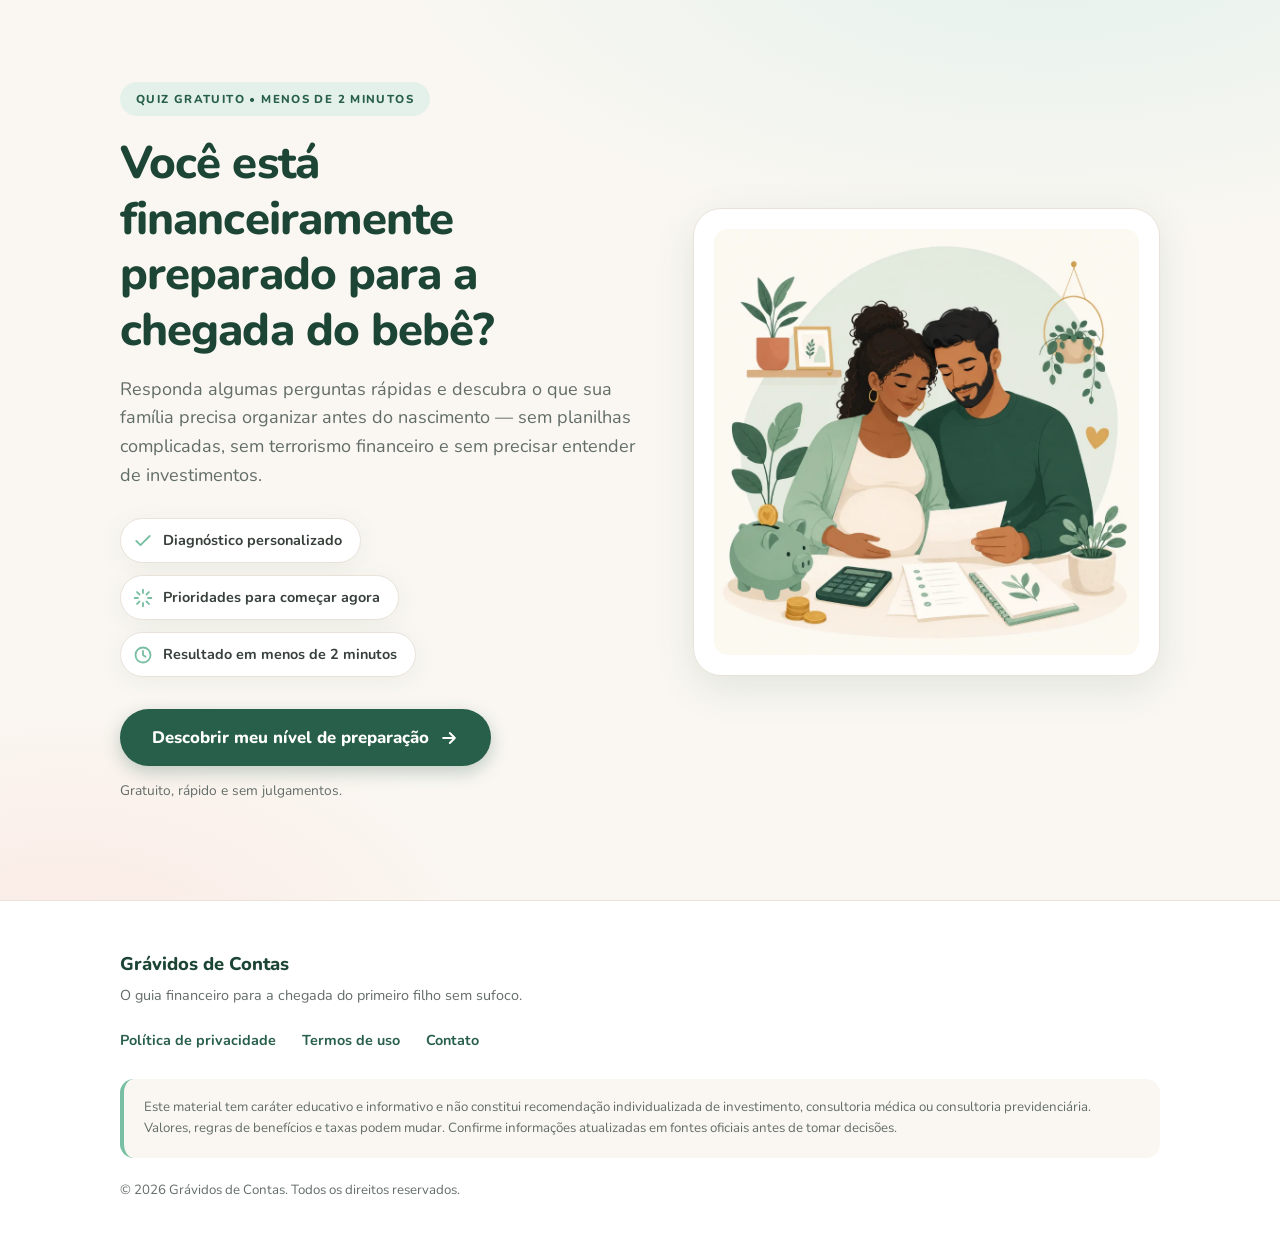
<file: index.html>
<!DOCTYPE html>
<html lang="pt-BR">
<head>
<meta charset="UTF-8">
<meta name="viewport" content="width=device-width, initial-scale=1">
<title>Quiz: Você está preparado financeiramente para a chegada do bebê???</title>
<meta name="description" content="Descubra em menos de 2 minutos como está a preparação financeira da sua família para a chegada do bebê e veja um plano simples para começar.">

<link rel="icon" href="favicon.svg" type="image/svg+xml">
<link rel="apple-touch-icon" href="favicon.svg">
<meta name="theme-color" content="#285F4A">

<meta property="og:type" content="website">
<meta property="og:title" content="Você está financeiramente preparado para a chegada do bebê?">
<meta property="og:description" content="Quiz gratuito de 2 minutos. Descubra seu nível de preparação e receba 3 prioridades práticas para organizar as contas antes do nascimento.">
<meta property="og:locale" content="pt_BR">
<meta property="og:site_name" content="Grávidos de Contas">
<meta property="og:image" content="og-image.png">
<meta property="og:image:width" content="1200">
<meta property="og:image:height" content="630">
<meta property="og:image:alt" content="Grávidos de Contas — quiz gratuito sobre preparação financeira para a chegada do bebê.">
<meta name="twitter:card" content="summary_large_image">
<meta name="twitter:title" content="Você está financeiramente preparado para a chegada do bebê?">
<meta name="twitter:description" content="Quiz gratuito de 2 minutos. Descubra seu nível de preparação e receba 3 prioridades práticas.">
<meta name="twitter:image" content="og-image.png">

<link rel="preconnect" href="https://fonts.googleapis.com">
<link rel="preconnect" href="https://fonts.gstatic.com" crossorigin>
<link href="https://fonts.googleapis.com/css2?family=Nunito:wght@400;600;700;800&display=swap" rel="stylesheet">

<style>
:root{
  --mint:#78BFA3;
  --mint-soft:#E4F1EB;
  --green:#285F4A;
  --green-deep:#1D4536;
  --terracota:#D9826B;          /* acentos e ilustração (não-texto) */
  --terracota-cta:#C05130;      /* mesma matiz, escurecida: 4.70:1 com texto branco */
  --terracota-cta-hover:#A64528;
  --terracota-light:#F1B7A5;
  --terracota-soft:#FBEAE4;
  --brick:#AE4B32;              /* terracota legível como texto: 4.67:1 no soft */
  --gold:#D9A85F;
  --gold-soft:#FAF0DE;
  --offwhite:#FAF7F2;
  --text:#37403B;
  --text-soft:#636D68;          /* passa 4.5:1 em branco, off-white, menta, dourado e terracota claros */
  --white:#FFFFFF;
  --line:#E8E2D9;
  --radius:20px;
  --radius-sm:14px;
  --shadow:0 4px 24px rgba(40,95,74,.07);
  --shadow-lg:0 12px 40px rgba(40,95,74,.12);
  --maxw:1080px;
}

*{margin:0;padding:0;box-sizing:border-box}

html{scroll-behavior:smooth}

body{
  font-family:'Nunito',system-ui,-apple-system,'Segoe UI',sans-serif;
  background:var(--offwhite);
  color:var(--text);
  line-height:1.6;
  -webkit-font-smoothing:antialiased;
}

img,svg{max-width:100%;display:block}

button{font-family:inherit;cursor:pointer;border:none;background:none;color:inherit}

a{color:inherit}

:focus-visible{
  outline:3px solid var(--green);
  outline-offset:3px;
  border-radius:6px;
}

.wrap{width:100%;max-width:var(--maxw);margin:0 auto;padding:0 20px}
.wrap-narrow{max-width:760px}

.sr-only{
  position:absolute;width:1px;height:1px;padding:0;margin:-1px;
  overflow:hidden;clip:rect(0,0,0,0);white-space:nowrap;border:0;
}

/* ---------- Tipografia ---------- */
h1,h2,h3{line-height:1.22;letter-spacing:-.02em;color:var(--green-deep);font-weight:800}
h1{font-size:clamp(1.75rem,5.2vw,2.85rem)}
h2{font-size:clamp(1.5rem,4.2vw,2.25rem)}
h3{font-size:clamp(1.1rem,2.6vw,1.3rem)}

.eyebrow{
  display:inline-block;
  font-size:.72rem;
  font-weight:800;
  letter-spacing:.12em;
  text-transform:uppercase;
  color:var(--green);
  background:var(--mint-soft);
  padding:8px 16px;
  border-radius:999px;
}

.lead{font-size:clamp(1rem,2.4vw,1.13rem);color:var(--text-soft)}

/* ---------- Botões ---------- */
.btn{
  display:inline-flex;align-items:center;justify-content:center;gap:10px;
  font-weight:800;font-size:1.05rem;
  padding:17px 32px;
  border-radius:999px;
  text-decoration:none;
  transition:transform .15s ease,box-shadow .2s ease,background-color .2s ease;
  text-align:center;
}
.btn:active{transform:translateY(1px)}

.btn-primary{
  background:var(--green);color:var(--white);
  box-shadow:0 6px 18px rgba(40,95,74,.28);
}
.btn-primary:hover{background:var(--green-deep);box-shadow:0 8px 24px rgba(40,95,74,.34)}

.btn-buy{
  background:var(--terracota-cta);color:var(--white);
  box-shadow:0 6px 18px rgba(192,81,48,.34);
  font-size:1.1rem;
}
.btn-buy:hover{background:var(--terracota-cta-hover);box-shadow:0 10px 28px rgba(192,81,48,.42)}

.btn-ghost{
  background:transparent;color:var(--text-soft);
  font-weight:700;font-size:.95rem;padding:14px 22px;
  border-radius:999px;
}
.btn-ghost:hover{color:var(--green);background:var(--mint-soft)}

.btn-block{width:100%}

.btn:disabled{opacity:.4;cursor:not-allowed;box-shadow:none}
.btn:disabled:hover{transform:none}

.microcopy{font-size:.86rem;color:var(--text-soft);margin-top:14px}

/* ---------- App / telas ---------- */
.app{
  min-height:100svh;
  display:flex;align-items:center;
  padding:40px 0 56px;
  background:
    radial-gradient(1100px 520px at 82% -8%,var(--mint-soft) 0%,transparent 62%),
    radial-gradient(760px 420px at 5% 105%,var(--terracota-soft) 0%,transparent 60%);
}

.screen{display:none;width:100%;animation:fade .38s ease both}
.screen.is-active{display:block}

@keyframes fade{from{opacity:0;transform:translateY(12px)}to{opacity:1;transform:none}}

@media (prefers-reduced-motion:reduce){
  *{animation-duration:.01ms !important;transition-duration:.01ms !important}
  html{scroll-behavior:auto}
}

/* ---------- Hero ---------- */
.hero{
  display:grid;gap:40px;align-items:center;
  grid-template-columns:1fr;
}
@media(min-width:900px){
  .hero{grid-template-columns:1.05fr .95fr;gap:56px}
}

.hero h1{margin:20px 0 16px}
.hero .lead{margin-bottom:28px;max-width:52ch}

.perks{
  display:flex;flex-direction:column;gap:14px;
  margin-bottom:32px;
}
@media(min-width:560px){.perks{flex-direction:row;flex-wrap:wrap;gap:12px}}

.perk{
  display:flex;align-items:center;gap:10px;
  background:var(--white);
  border:1px solid var(--line);
  border-radius:999px;
  padding:10px 18px 10px 12px;
  font-size:.9rem;font-weight:700;
  box-shadow:var(--shadow);
}
.perk svg{width:20px;height:20px;color:var(--mint);flex:none}

.hero-art{
  background:var(--white);
  border-radius:28px;
  padding:20px;
  box-shadow:var(--shadow-lg);
  border:1px solid var(--line);
}
.hero-art img{width:100%;height:auto;border-radius:14px;display:block}

/* ---------- Quiz ---------- */
.quiz-card{
  background:var(--white);
  border:1px solid var(--line);
  border-radius:var(--radius);
  box-shadow:var(--shadow-lg);
  padding:28px 22px 26px;
}
@media(min-width:700px){.quiz-card{padding:40px}}

.progress-head{
  display:flex;justify-content:space-between;align-items:baseline;
  gap:14px;margin-bottom:12px;
  font-size:.85rem;font-weight:800;color:var(--green);
}
.progress-head .hint{color:var(--text-soft);font-weight:600;font-size:.8rem}

.bar{
  height:9px;background:var(--mint-soft);
  border-radius:999px;overflow:hidden;margin-bottom:30px;
}
.bar span{
  display:block;height:100%;
  background:linear-gradient(90deg,var(--mint),var(--green));
  border-radius:999px;
  transition:width .4s cubic-bezier(.4,0,.2,1);
}

.q-title{margin-bottom:8px}
.q-sub{font-size:.9rem;color:var(--text-soft);margin-bottom:24px}

.options{display:flex;flex-direction:column;gap:12px;margin-bottom:28px}

.opt{
  display:flex;align-items:center;gap:14px;
  width:100%;text-align:left;
  background:var(--white);
  border:2px solid var(--line);
  border-radius:var(--radius-sm);
  padding:17px 18px;
  font-size:1rem;font-weight:700;color:var(--text);
  transition:border-color .18s ease,background-color .18s ease,transform .12s ease;
}
.opt:hover{border-color:var(--mint);background:var(--mint-soft)}
.opt:active{transform:scale(.99)}

.opt .tick{
  flex:none;width:24px;height:24px;border-radius:50%;
  border:2px solid var(--line);
  display:grid;place-items:center;
  transition:border-color .18s ease,background-color .18s ease;
}
.opt .tick svg{width:14px;height:14px;color:var(--white);opacity:0;transition:opacity .15s ease}

.opt[aria-checked="true"]{border-color:var(--green);background:var(--mint-soft)}
.opt[aria-checked="true"] .tick{border-color:var(--green);background:var(--green)}
.opt[aria-checked="true"] .tick svg{opacity:1}

.quiz-nav{display:flex;justify-content:space-between;align-items:center;gap:12px}

/* ---------- Intervalos de copy entre as perguntas ---------- */
.interlude{text-align:center}
.interlude h2{font-size:clamp(1.3rem,3.6vw,1.75rem);margin:18px 0 14px}
.interlude-art{
  width:100%;max-width:400px;margin:22px auto 4px;
  height:auto;
}
.interlude-text{
  color:var(--text-soft);max-width:52ch;margin:0 auto 24px;
  font-size:1.02rem;
}
.interlude-note{
  font-weight:800;color:var(--green-deep);margin:22px 0 24px;
  font-size:1rem;
}

.datapoint{
  background:var(--terracota-soft);
  border-radius:var(--radius-sm);
  padding:24px 22px;
  text-align:left;
}
.datapoint-green{background:var(--mint-soft)}
.datapoint-num{
  font-size:clamp(2.2rem,7vw,2.9rem);
  font-weight:800;line-height:1;letter-spacing:-.03em;
  color:var(--brick);margin-bottom:10px;
}
.datapoint-green .datapoint-num{color:var(--green)}
.datapoint-desc{font-weight:700;color:var(--text);margin-bottom:12px}
.datapoint-src{
  font-size:.78rem;color:var(--text-soft);line-height:1.5;
  padding-top:11px;border-top:1px solid rgba(55,64,59,.12);
}
.datapoint-src a{
  display:inline-flex;align-items:center;gap:4px;
  padding:5px 0;min-height:24px;          /* área de toque confortável no celular */
  font-weight:800;color:var(--green);
  text-decoration:underline;text-underline-offset:2px;
}
.datapoint-src a:hover{color:var(--green-deep)}
.datapoint-src a svg{width:12px;height:12px;flex:none}

/* ---------- Lead ---------- */
.field{margin-bottom:18px}
.field label{display:block;font-weight:800;font-size:.9rem;margin-bottom:7px}
.opcional{
  font-weight:700;font-size:.74rem;color:var(--text-soft);
  background:var(--offwhite);border:1px solid var(--line);
  padding:2px 8px;border-radius:999px;margin-left:6px;
  text-transform:lowercase;letter-spacing:.02em;
}
.field input{
  width:100%;font-family:inherit;font-size:1rem;
  padding:15px 16px;
  border:2px solid var(--line);
  border-radius:var(--radius-sm);
  background:var(--offwhite);
  color:var(--text);
  transition:border-color .18s ease,background-color .18s ease;
}
.field input:focus{outline:none;border-color:var(--green);background:var(--white)}
.field input[aria-invalid="true"]{border-color:var(--terracota);background:var(--terracota-soft)}
.field .err{
  display:none;font-size:.82rem;font-weight:700;color:var(--brick);margin-top:7px;
}
.field .err.show{display:block}

.consent{
  display:flex;gap:12px;align-items:flex-start;
  font-size:.86rem;color:var(--text-soft);
  margin:6px 0 22px;cursor:pointer;line-height:1.5;
}
.consent input{
  flex:none;width:22px;height:22px;margin-top:1px;
  accent-color:var(--green);cursor:pointer;
}

.lead-trust{
  display:flex;gap:10px;align-items:flex-start;
  margin-top:18px;font-size:.85rem;color:var(--text-soft);line-height:1.5;
}
.lead-trust svg{width:18px;height:18px;flex:none;color:var(--green);margin-top:2px}

/* ---------- Processando ---------- */
.loading{text-align:center;padding:56px 20px}
.spinner{
  width:58px;height:58px;margin:0 auto 26px;
  border:5px solid var(--mint-soft);
  border-top-color:var(--green);
  border-radius:50%;
  animation:spin .9s linear infinite;
}
@keyframes spin{to{transform:rotate(360deg)}}
.loading-msg{font-size:1.08rem;font-weight:800;color:var(--green-deep);min-height:1.6em}

/* ---------- Resultado ---------- */
.result-card{
  background:var(--white);
  border:1px solid var(--line);
  border-top:6px solid var(--tier,var(--mint));
  border-radius:var(--radius);
  box-shadow:var(--shadow-lg);
  padding:30px 22px;
}
@media(min-width:700px){.result-card{padding:42px}}

.tier-badge{
  display:inline-flex;align-items:center;gap:9px;
  background:var(--tier-soft,var(--mint-soft));
  color:var(--tier-text,var(--green));
  font-weight:800;font-size:.78rem;
  letter-spacing:.1em;text-transform:uppercase;
  padding:8px 16px;border-radius:999px;
}
.tier-name{color:var(--tier-text,var(--green-deep));margin:16px 0 4px}

.gauge{margin:26px 0 30px}
.gauge-top{
  display:flex;justify-content:space-between;align-items:baseline;
  margin-bottom:9px;
}
.gauge-score{font-weight:800;color:var(--tier-text,var(--green));font-size:1rem}
.gauge-score b{font-size:1.85rem;line-height:1}
.gauge-max{font-size:.82rem;color:var(--text-soft);font-weight:700}
.gauge-track{height:14px;background:var(--offwhite);border:1px solid var(--line);border-radius:999px;overflow:hidden}
.gauge-fill{
  height:100%;background:var(--tier,var(--mint));
  border-radius:999px;width:0;
  transition:width 1.1s cubic-bezier(.4,0,.2,1);
}
.gauge-scale{
  display:flex;justify-content:space-between;
  font-size:.72rem;color:var(--text-soft);font-weight:700;margin-top:8px;
}

.result-msg{font-size:1.06rem;margin-bottom:24px}

.phase-note{
  display:flex;gap:13px;align-items:flex-start;
  background:var(--mint-soft);
  border-left:4px solid var(--mint);
  border-radius:var(--radius-sm);
  padding:17px 19px;margin-bottom:24px;
  font-weight:700;color:var(--green-deep);
}
.phase-note svg{width:22px;height:22px;flex:none;color:var(--green);margin-top:2px}

.risk{
  background:var(--terracota-soft);
  border-radius:var(--radius-sm);
  padding:20px;margin-bottom:24px;
}
.risk h3{
  display:flex;align-items:center;gap:9px;
  font-size:.79rem;letter-spacing:.09em;text-transform:uppercase;
  color:var(--brick);margin-bottom:9px;
}
.risk h3 svg{width:19px;height:19px;flex:none}
.risk p{color:var(--text)}

.priorities{list-style:none;display:flex;flex-direction:column;gap:13px;margin-bottom:8px}
.priorities li{display:flex;gap:14px;align-items:flex-start}
.priorities .num{
  flex:none;width:31px;height:31px;border-radius:50%;
  background:var(--green);color:var(--white);
  font-weight:800;font-size:.9rem;
  display:grid;place-items:center;
}
.priorities li span:last-child{padding-top:3px;font-weight:600}

.block-title{
  font-size:.79rem;letter-spacing:.09em;text-transform:uppercase;
  color:var(--green);font-weight:800;margin-bottom:14px;
}

.bridge{
  margin-top:26px;padding-top:24px;border-top:1px dashed var(--line);
  font-weight:700;color:var(--green-deep);font-size:1.04rem;
}

.result-actions{margin-top:28px;display:flex;flex-direction:column;gap:10px}
@media(min-width:560px){.result-actions{flex-direction:row;align-items:center}}

/* ---------- Seções ---------- */
.section{padding:68px 0}
@media(min-width:700px){.section{padding:88px 0}}
.section-white{background:var(--white)}
.section-mint{background:var(--mint-soft)}
.section-green{background:var(--green-deep);color:var(--offwhite)}
.section-green h2,.section-green h3{color:var(--white)}

.section-head{text-align:center;max-width:640px;margin:0 auto 44px}
.section-head h2{margin:16px 0 14px}
.section-head .lead{margin:0 auto}
.section-green .lead{color:#C9DAD2}

/* ---------- Transição ---------- */
.transition{text-align:center;max-width:660px;margin:0 auto}
.transition h2{margin-bottom:18px}

/* ---------- Dados / autoridade ---------- */
.stats{display:grid;gap:18px;grid-template-columns:1fr}
@media(min-width:800px){.stats{grid-template-columns:repeat(3,1fr);gap:20px}}

.stat-card{
  background:var(--white);
  border:1px solid var(--line);
  border-top:5px solid var(--brick);
  border-radius:var(--radius);
  padding:26px 22px;
  box-shadow:var(--shadow);
  display:flex;flex-direction:column;
}
.stat-card-good{border-top-color:var(--mint)}
.stat-num{
  font-size:clamp(2.1rem,5.5vw,2.6rem);
  font-weight:800;line-height:1;letter-spacing:-.03em;
  color:var(--brick);margin-bottom:12px;
}
.stat-card-good .stat-num{color:var(--green)}
.stat-desc{font-weight:700;color:var(--text);margin-bottom:16px;flex:1}
.stat-src{
  font-size:.76rem;color:var(--text-soft);line-height:1.6;
  padding-top:13px;border-top:1px solid var(--line);
}
.stat-src a{
  display:inline-flex;align-items:center;gap:4px;margin-top:2px;
  padding:5px 0;min-height:24px;          /* área de toque confortável no celular */
  font-weight:800;color:var(--green);
  text-decoration:underline;text-underline-offset:2px;
}
.stat-src a:hover{color:var(--green-deep)}
.stat-src a svg{width:12px;height:12px;flex:none}

.stats-note{
  display:flex;gap:11px;align-items:flex-start;
  max-width:720px;margin:30px auto 0;
  font-size:.85rem;line-height:1.6;color:var(--text-soft);
}
.stats-note svg{width:19px;height:19px;flex:none;color:var(--green);margin-top:2px}

/* ---------- Oferta ---------- */
.offer{display:grid;gap:44px;align-items:center;grid-template-columns:1fr}
@media(min-width:900px){.offer{grid-template-columns:.85fr 1.15fr;gap:56px}}

.benefits{list-style:none;display:flex;flex-direction:column;gap:15px;margin-top:28px}
.benefits li{display:flex;gap:13px;align-items:flex-start;font-weight:600}
.benefits svg{
  width:23px;height:23px;flex:none;color:var(--mint);margin-top:2px;
}

/* ---------- Preço ---------- */
.price-card{
  background:var(--white);
  border:2px solid var(--mint);
  border-radius:var(--radius);
  box-shadow:var(--shadow-lg);
  padding:36px 26px;
  text-align:center;
  max-width:480px;margin:0 auto;
}
.price-top{font-weight:800;color:var(--green);font-size:.95rem;margin-bottom:6px}
.price-value{
  font-size:clamp(2.6rem,8vw,3.4rem);
  font-weight:800;color:var(--green-deep);
  letter-spacing:-.03em;line-height:1.1;margin-bottom:16px;
}
.price-note{font-size:.94rem;color:var(--text-soft);margin-bottom:26px}

/* ---------- Identificação ---------- */
.quotes{display:grid;gap:18px;grid-template-columns:1fr}
@media(min-width:800px){.quotes{grid-template-columns:repeat(3,1fr)}}
.quote{
  background:rgba(255,255,255,.07);
  border:1px solid rgba(255,255,255,.16);
  border-radius:var(--radius-sm);
  padding:24px;
  font-size:1.02rem;font-weight:700;
  color:var(--white);
}
.quote svg{width:26px;height:26px;color:var(--mint);margin-bottom:12px}

/* ---------- Comparativo ---------- */
.compare{display:grid;gap:18px;grid-template-columns:1fr}
@media(min-width:780px){.compare{grid-template-columns:1fr 1fr;gap:22px}}
.col{
  border-radius:var(--radius);
  padding:28px 24px;
  border:1px solid var(--line);
  background:var(--white);
}
.col-bad{background:var(--terracota-soft);border-color:var(--terracota-light)}
.col-good{background:var(--white);border:2px solid var(--mint)}
.col h3{
  display:flex;align-items:center;gap:10px;
  font-size:1.08rem;margin-bottom:18px;
}
.col-bad h3{color:var(--brick)}
.col h3 svg{width:24px;height:24px;flex:none}
.col ul{list-style:none;display:flex;flex-direction:column;gap:12px}
.col li{display:flex;gap:11px;align-items:flex-start;font-weight:600;font-size:.98rem}
.col li svg{width:19px;height:19px;flex:none;margin-top:3px}
.col-bad li svg{color:var(--terracota)}
.col-good li svg{color:var(--mint)}

/* ---------- Acordeão ---------- */
.accordion{display:flex;flex-direction:column;gap:12px;max-width:760px;margin:0 auto}
.acc-item{
  background:var(--white);
  border:1px solid var(--line);
  border-radius:var(--radius-sm);
  overflow:hidden;
  transition:border-color .2s ease,box-shadow .2s ease;
}
.acc-item[data-open="true"]{border-color:var(--mint);box-shadow:var(--shadow)}
.acc-btn{
  display:flex;justify-content:space-between;align-items:center;gap:16px;
  width:100%;text-align:left;
  padding:20px 22px;
  font-weight:800;font-size:1rem;color:var(--green-deep);
}
.acc-btn:hover{color:var(--green)}
.acc-btn .chev{
  flex:none;width:22px;height:22px;color:var(--mint);
  transition:transform .25s ease;
}
.acc-item[data-open="true"] .chev{transform:rotate(180deg)}
.acc-panel{
  display:grid;grid-template-rows:0fr;
  transition:grid-template-rows .28s ease;
}
.acc-item[data-open="true"] .acc-panel{grid-template-rows:1fr}
.acc-panel>div{overflow:hidden}
.acc-panel p{padding:0 22px 22px;color:var(--text-soft)}

/* ---------- CTA final ---------- */
.final{text-align:center;max-width:660px;margin:0 auto}
.final h2{margin-bottom:18px}
.final .lead{color:#C9DAD2;margin-bottom:30px}
.final-price{
  font-size:2.4rem;font-weight:800;color:var(--white);
  margin-bottom:24px;letter-spacing:-.02em;
}

/* ---------- Rodapé ---------- */
.footer{background:var(--white);border-top:1px solid var(--line);padding:48px 0 40px}
.footer-brand{font-weight:800;color:var(--green-deep);font-size:1.15rem;margin-bottom:6px}
.footer-sub{font-size:.9rem;color:var(--text-soft);margin-bottom:22px}
.footer-links{
  display:flex;flex-wrap:wrap;gap:10px 26px;
  font-size:.9rem;font-weight:700;margin-bottom:26px;
}
.footer-links a{color:var(--green);text-decoration:none}
.footer-links a:hover{text-decoration:underline;text-underline-offset:3px}
.disclaimer{
  background:var(--offwhite);
  border-left:4px solid var(--mint);
  border-radius:var(--radius-sm);
  padding:18px 20px;
  font-size:.83rem;color:var(--text-soft);line-height:1.65;
  margin-bottom:22px;
}
.copyright{font-size:.83rem;color:var(--text-soft)}

/* ---------- Ancoragem de preço ---------- */
.price-flag{
  display:inline-block;font-size:.74rem;font-weight:800;letter-spacing:.08em;
  text-transform:uppercase;color:var(--white);background:var(--terracota-cta);
  padding:6px 15px;border-radius:999px;margin-bottom:16px;
}
.value-anchor{list-style:none;text-align:left;margin:0 0 24px;display:flex;flex-direction:column;gap:10px}
.value-anchor li{
  display:flex;justify-content:space-between;align-items:baseline;gap:14px;
  font-size:.92rem;color:var(--text-soft);
  padding-bottom:10px;border-bottom:1px dashed var(--line);
}
.value-anchor li b{font-weight:800;color:var(--text-soft);white-space:nowrap}
.value-anchor .value-anchor-win{color:var(--green-deep);border-bottom:none}
.value-anchor .value-anchor-win span{font-weight:800}
.value-anchor .value-anchor-win b{color:var(--green);font-size:1.08rem}
.price-main{margin-bottom:22px}
.price-old{font-size:1rem;color:var(--text-soft);font-weight:700;margin-bottom:2px}
.price-old s{color:var(--brick);text-decoration-thickness:2px}
.price-installments{font-size:1rem;color:var(--text-soft);font-weight:700;margin-top:8px}
.price-installments strong{color:var(--green-deep)}
.price-risk{
  display:flex;gap:9px;align-items:center;justify-content:center;
  margin-top:16px;font-size:.88rem;font-weight:700;color:var(--green-deep);
  background:var(--mint-soft);border-radius:var(--radius-sm);padding:12px 16px;line-height:1.4;
}
.price-risk svg{width:20px;height:20px;flex:none;color:var(--green)}

/* ---------- Depoimentos ---------- */
.testimonials{display:grid;gap:20px;grid-template-columns:1fr}
@media(min-width:800px){.testimonials{grid-template-columns:repeat(3,1fr)}}
.testimonial{
  background:var(--white);border:1px solid var(--line);border-radius:var(--radius);
  box-shadow:var(--shadow);padding:26px 24px;display:flex;flex-direction:column;gap:14px;
  position:relative;
}
.testimonial .stars{display:flex;gap:3px;color:var(--gold)}
.testimonial .stars svg{width:18px;height:18px}
.testimonial-quote{font-weight:700;color:var(--text);font-size:1.02rem;line-height:1.55;flex:1}
.testimonial-person{display:flex;align-items:center;gap:12px;margin-top:2px}
.testimonial-avatar{
  width:44px;height:44px;border-radius:50%;flex:none;
  background:var(--mint-soft);display:grid;place-items:center;color:var(--green);
  font-weight:800;font-size:.95rem;letter-spacing:.02em;
}
.testimonial-avatar svg{width:24px;height:24px}
.testimonial-name{font-weight:800;color:var(--green-deep);font-size:.95rem}
.testimonial-role{font-size:.82rem;color:var(--text-soft);font-weight:700}
.testimonial-tag{
  position:absolute;top:14px;right:14px;font-size:.64rem;font-weight:800;
  letter-spacing:.06em;text-transform:uppercase;color:var(--brick);
  background:var(--terracota-soft);padding:4px 9px;border-radius:999px;
}
.testimonials-note{
  display:flex;gap:11px;align-items:flex-start;max-width:720px;margin:28px auto 0;
  font-size:.85rem;line-height:1.6;color:var(--text-soft);
}
.testimonials-note svg{width:19px;height:19px;flex:none;color:var(--green);margin-top:2px}

/* ---------- Preço no CTA final ---------- */
.final-price s{color:#A9C0B6;font-weight:700}
.final-parc{display:block;font-size:1.05rem;font-weight:700;color:#C9DAD2;margin-top:6px}

/* ---------- Personalização dinâmica do resultado ---------- */
.personal-note{
  background:var(--gold-soft);border-left:4px solid var(--gold);
  border-radius:var(--radius-sm);padding:15px 18px;margin-bottom:24px;
  font-weight:600;color:var(--text);line-height:1.6;
}
.personal-note[hidden]{display:none}

/* ---------- Contador da oferta ---------- */
.countdown{
  display:flex;flex-direction:column;align-items:center;gap:3px;
  background:var(--terracota-soft);border:1px solid var(--terracota-light);
  border-radius:var(--radius-sm);padding:12px 16px;margin-bottom:18px;
}
.countdown[hidden]{display:none}
.cd-label{font-size:.78rem;font-weight:800;letter-spacing:.03em;text-transform:uppercase;color:var(--brick)}
.cd-clock{font-size:1.5rem;font-weight:800;color:var(--brick);font-variant-numeric:tabular-nums;letter-spacing:.02em}
.price-after{font-size:.9rem;font-weight:700;color:var(--brick);margin-top:10px}
.price-bonus{
  display:flex;gap:10px;align-items:flex-start;text-align:left;
  background:var(--gold-soft);border:1px solid #EBD9B5;border-radius:var(--radius-sm);
  padding:12px 15px;margin-bottom:16px;font-size:.92rem;color:var(--text);line-height:1.5;
}
.price-bonus svg{width:20px;height:20px;flex:none;color:var(--gold);margin-top:1px}
.price-bonus strong{color:var(--green-deep)}
/* fim da oferta: garante que os elementos de lançamento realmente somem */
.price-flag[hidden],.price-old[hidden],.price-installments[hidden],
.price-after[hidden],.price-bonus[hidden],.countdown[hidden]{display:none}
</style>

<script type="application/ld+json">
{
  "@context": "https://schema.org",
  "@graph": [
    {
      "@type": "Product",
      "name": "Grávidos de Contas — O guia financeiro para a chegada do primeiro filho sem sufoco",
      "description": "Ebook digital em PDF que ensina, em linguagem simples, como preparar a vida financeira da família para a chegada do primeiro filho: quanto guardar, o que priorizar no enxoval, quais direitos verificar e onde deixar a reserva.",
      "category": "Ebook",
      "brand": { "@type": "Brand", "name": "Grávidos de Contas" },
      "offers": {
        "@type": "Offer",
        "price": "67.90",
        "priceCurrency": "BRL",
        "availability": "https://schema.org/InStock"
      }
    },
    {
      "@type": "FAQPage",
      "mainEntity": [
        {
          "@type": "Question",
          "name": "O que recebo após a compra?",
          "acceptedAnswer": { "@type": "Answer", "text": "Você recebe o ebook digital Grávidos de Contas, em formato PDF, com orientações, exemplos, tabelas, plano por trimestre e checklist final." }
        },
        {
          "@type": "Question",
          "name": "O ebook serve apenas para o primeiro filho?",
          "acceptedAnswer": { "@type": "Answer", "text": "Ele foi pensado especialmente para a chegada do primeiro filho, mas também pode ajudar famílias que desejam reorganizar as finanças para um novo bebê." }
        },
        {
          "@type": "Question",
          "name": "Preciso entender de finanças?",
          "acceptedAnswer": { "@type": "Answer", "text": "Não. O conteúdo foi escrito para iniciantes e evita linguagem técnica desnecessária." }
        },
        {
          "@type": "Question",
          "name": "O ebook diz exatamente quanto vou gastar?",
          "acceptedAnswer": { "@type": "Answer", "text": "Ele apresenta faixas e referências para ajudar no planejamento. Os valores reais podem variar conforme cidade, renda, saúde, escolhas e necessidades do bebê." }
        },
        {
          "@type": "Question",
          "name": "Posso usar o guia mesmo tendo renda variável?",
          "acceptedAnswer": { "@type": "Answer", "text": "Sim. O material explica como montar o planejamento com base na renda garantida e usar valores extras como aceleradores da reserva." }
        },
        {
          "@type": "Question",
          "name": "O conteúdo substitui orientação financeira ou previdenciária?",
          "acceptedAnswer": { "@type": "Answer", "text": "Não. O material tem caráter educativo. Regras, taxas e benefícios devem ser confirmados em fontes oficiais ou com profissionais responsáveis." }
        }
      ]
    }
  ]
}
</script>
</head>
<body>
<main class="app" id="app">
  <div class="wrap">

    <!-- ============ TELA 1 — INICIAL ============ -->
    <section class="screen is-active" id="screen-intro" aria-labelledby="intro-title">
      <div class="hero">
        <div>
          <span class="eyebrow">Quiz gratuito • Menos de 2 minutos</span>
          <h1 id="intro-title">Você está financeiramente preparado para a chegada do bebê?</h1>
          <p class="lead">Responda algumas perguntas rápidas e descubra o que sua família precisa organizar antes do nascimento — sem planilhas complicadas, sem terrorismo financeiro e sem precisar entender de investimentos.</p>

          <ul class="perks">
            <li class="perk">
              <svg viewBox="0 0 24 24" fill="none" stroke="currentColor" stroke-width="2.2" stroke-linecap="round" stroke-linejoin="round" aria-hidden="true"><path d="M20 6 9 17l-5-5"/></svg>
              Diagnóstico personalizado
            </li>
            <li class="perk">
              <svg viewBox="0 0 24 24" fill="none" stroke="currentColor" stroke-width="2.2" stroke-linecap="round" stroke-linejoin="round" aria-hidden="true"><path d="M12 2v4M12 18v4M4.9 4.9l2.9 2.9M16.2 16.2l2.9 2.9M2 12h4M18 12h4M4.9 19.1l2.9-2.9M16.2 7.8l2.9-2.9"/></svg>
              Prioridades para começar agora
            </li>
            <li class="perk">
              <svg viewBox="0 0 24 24" fill="none" stroke="currentColor" stroke-width="2.2" stroke-linecap="round" stroke-linejoin="round" aria-hidden="true"><circle cx="12" cy="12" r="9"/><path d="M12 7v5l3 2"/></svg>
              Resultado em menos de 2 minutos
            </li>
          </ul>

          <button class="btn btn-primary" id="btn-start" type="button">
            Descobrir meu nível de preparação
            <svg viewBox="0 0 24 24" fill="none" stroke="currentColor" stroke-width="2.4" stroke-linecap="round" stroke-linejoin="round" style="width:20px;height:20px" aria-hidden="true"><path d="M5 12h14M13 6l6 6-6 6"/></svg>
          </button>
          <p class="microcopy">Gratuito, rápido e sem julgamentos.</p>
        </div>

        <div class="hero-art">
          <img src="hero.webp" width="900" height="900" alt="Ilustração de um casal esperando um bebê, organizando as contas juntos com calculadora, papéis e um cofrinho sobre a mesa.">
        </div>
      </div>
    </section>

    <!-- ============ TELA 2 — QUIZ ============ -->
    <section class="screen" id="screen-quiz" aria-labelledby="q-title">
      <div class="wrap wrap-narrow" style="padding:0">
        <div class="quiz-card">
          <div class="progress-head">
            <span id="q-counter">Pergunta 1 de 8</span>
            <span class="hint" id="q-hint">Não existe resposta certa ou errada.</span>
          </div>
          <div class="bar" role="progressbar" aria-valuemin="0" aria-valuemax="8" aria-valuenow="1" aria-label="Progresso do quiz">
            <span id="q-bar" style="width:12.5%"></span>
          </div>

          <h2 class="q-title" id="q-title">&nbsp;</h2>
          <p class="q-sub" id="q-sub">Responda de acordo com a realidade de vocês.</p>

          <div class="options" id="q-options" role="radiogroup" aria-labelledby="q-title"></div>

          <div class="quiz-nav">
            <button class="btn btn-ghost" id="btn-back" type="button">
              <svg viewBox="0 0 24 24" fill="none" stroke="currentColor" stroke-width="2.4" stroke-linecap="round" stroke-linejoin="round" style="width:18px;height:18px" aria-hidden="true"><path d="M19 12H5M11 18l-6-6 6-6"/></svg>
              Voltar
            </button>
            <button class="btn btn-primary" id="btn-next" type="button" disabled>
              Continuar
              <svg viewBox="0 0 24 24" fill="none" stroke="currentColor" stroke-width="2.4" stroke-linecap="round" stroke-linejoin="round" style="width:18px;height:18px" aria-hidden="true"><path d="M5 12h14M13 6l6 6-6 6"/></svg>
            </button>
          </div>
        </div>
      </div>
    </section>

    <!-- ============ INTERVALO A — depois da pergunta 3 ============ -->
    <section class="screen" id="screen-interlude-a" aria-labelledby="int-a-title">
      <div class="wrap wrap-narrow" style="padding:0">
        <div class="quiz-card interlude">
          <span class="eyebrow" style="background:var(--terracota-soft);color:var(--brick)">Uma pausa rápida</span>

          <img class="interlude-art" src="pausa.webp" width="900" height="675" alt="Ilustração de um casal, com a mulher grávida, olhando boletos e uma calculadora com expressão pensativa.">

          <h2 id="int-a-title">Quase ninguém faz essa conta antes. E é aí que aperta.</h2>
          <p class="interlude-text">A maioria dos pais de primeira viagem descobre os valores no caminho — com a barriga crescendo, a lista aumentando e o cartão resolvendo o que o planejamento não resolveu. Não é falta de cuidado de vocês. É que ninguém ensina isso.</p>

          <div class="datapoint">
            <p class="datapoint-num">80,9%</p>
            <p class="datapoint-desc">das famílias brasileiras estão endividadas — o maior índice desde o início da série histórica.</p>
            <p class="datapoint-src">Pesquisa Peic, da Confederação Nacional do Comércio (CNC), referente a abril de 2026 · <a href="https://www12.senado.leg.br/noticias/infomaterias/2026/05/dividas-em-recorde-assombram-as-familias-brasileiras" target="_blank" rel="noopener noreferrer">Agência Senado<svg viewBox="0 0 24 24" fill="none" stroke="currentColor" stroke-width="2.4" stroke-linecap="round" stroke-linejoin="round" aria-hidden="true"><path d="M18 13v6a2 2 0 0 1-2 2H5a2 2 0 0 1-2-2V8a2 2 0 0 1 2-2h6M15 3h6v6M10 14 21 3"/></svg></a></p>
          </div>

          <p class="interlude-note">Vocês ainda têm tempo de fazer diferente. Vamos continuar.</p>
          <button class="btn btn-primary btn-block" type="button" data-continue="3">
            Continuar o quiz
            <svg viewBox="0 0 24 24" fill="none" stroke="currentColor" stroke-width="2.4" stroke-linecap="round" stroke-linejoin="round" style="width:18px;height:18px" aria-hidden="true"><path d="M5 12h14M13 6l6 6-6 6"/></svg>
          </button>
        </div>
      </div>
    </section>

    <!-- ============ INTERVALO B — depois da pergunta 6 ============ -->
    <section class="screen" id="screen-interlude-b" aria-labelledby="int-b-title">
      <div class="wrap wrap-narrow" style="padding:0">
        <div class="quiz-card interlude">
          <span class="eyebrow">Falta pouco</span>

          <svg class="interlude-art" viewBox="0 0 440 250" xmlns="http://www.w3.org/2000/svg" role="img" aria-labelledby="artB-t artB-d">
            <title id="artB-t">Documento de benefício aprovado</title>
            <desc id="artB-d">Ilustração de um documento de benefício com carimbo de aprovado, ao lado de um calendário e moedas, representando direitos da família.</desc>
            <ellipse cx="220" cy="136" rx="196" ry="98" fill="#E4F1EB"/>
            <circle cx="84" cy="60" r="7" fill="#78BFA3"/>
            <circle cx="360" cy="70" r="5" fill="#D9A85F"/>

            <!-- DOCUMENTO -->
            <g transform="rotate(-4 196 130)">
              <rect x="126" y="52" width="140" height="164" rx="9" fill="#FFFFFF" stroke="#E0D5C6" stroke-width="2"/>
              <rect x="144" y="72" width="76" height="7" rx="3.5" fill="#285F4A"/>
              <rect x="144" y="90" width="104" height="4.5" rx="2.25" fill="#E0D5C6"/>
              <rect x="144" y="102" width="88" height="4.5" rx="2.25" fill="#E0D5C6"/>
              <rect x="144" y="114" width="98" height="4.5" rx="2.25" fill="#E0D5C6"/>
              <rect x="144" y="126" width="62" height="4.5" rx="2.25" fill="#E0D5C6"/>
              <rect x="144" y="150" width="46" height="4.5" rx="2.25" fill="#E0D5C6"/>
              <rect x="144" y="162" width="70" height="4.5" rx="2.25" fill="#E0D5C6"/>
              <g transform="rotate(-12 224 178)">
                <rect x="188" y="158" width="72" height="40" rx="6" fill="none" stroke="#2D785E" stroke-width="3"/>
                <path d="M202 178l9 9 19-20" stroke="#2D785E" stroke-width="4" fill="none" stroke-linecap="round" stroke-linejoin="round"/>
                <rect x="236" y="172" width="14" height="4" rx="2" fill="#2D785E"/>
                <rect x="236" y="180" width="10" height="4" rx="2" fill="#2D785E"/>
              </g>
            </g>

            <!-- CALENDÁRIO -->
            <rect x="288" y="104" width="86" height="82" rx="8" fill="#FFFFFF" stroke="#E0D5C6" stroke-width="2"/>
            <path d="M288 118a8 8 0 0 1 8-8h70a8 8 0 0 1 8 8v6h-86Z" fill="#285F4A"/>
            <rect x="302" y="98" width="6" height="16" rx="3" fill="#1D4536"/>
            <rect x="354" y="98" width="6" height="16" rx="3" fill="#1D4536"/>
            <circle cx="331" cy="154" r="21" fill="#E4F1EB"/>
            <text x="331" y="162" text-anchor="middle" fill="#285F4A" font-family="Nunito,sans-serif" font-size="22" font-weight="800">30</text>

            <!-- MOEDAS -->
            <ellipse cx="96" cy="196" rx="30" ry="9" fill="#C4913F"/>
            <rect x="66" y="180" width="60" height="16" fill="#D9A85F"/>
            <ellipse cx="96" cy="180" rx="30" ry="9" fill="#E8C078"/>
            <ellipse cx="96" cy="180" rx="14" ry="4" fill="#C4913F"/>
            <ellipse cx="96" cy="166" rx="24" ry="7" fill="#C4913F"/>
            <rect x="72" y="154" width="48" height="12" fill="#D9A85F"/>
            <ellipse cx="96" cy="154" rx="24" ry="7" fill="#E8C078"/>
          </svg>

          <h2 id="int-b-title">Tem dinheiro que já é de vocês por direito. E muita gente deixa passar.</h2>
          <p class="interlude-text">Entre o cansaço, a papelada e a correria, benefícios ficam pelo caminho — e não é pouca coisa. O salário-maternidade garante 120 dias de renda, e as regras acabaram de mudar a favor das famílias.</p>

          <div class="datapoint datapoint-green">
            <p class="datapoint-num">30 dias</p>
            <p class="datapoint-desc">é o novo prazo máximo para o INSS pagar o salário-maternidade. Se não pagar, o benefício é concedido automaticamente.</p>
            <p class="datapoint-src">Lei 15.415, sancionada em 25 de maio de 2026 · <a href="https://www12.senado.leg.br/noticias/materias/2026/05/26/lei-estabelece-limite-de-30-dias-para-inss-pagar-salario-maternidade" target="_blank" rel="noopener noreferrer">Agência Senado<svg viewBox="0 0 24 24" fill="none" stroke="currentColor" stroke-width="2.4" stroke-linecap="round" stroke-linejoin="round" aria-hidden="true"><path d="M18 13v6a2 2 0 0 1-2 2H5a2 2 0 0 1-2-2V8a2 2 0 0 1 2-2h6M15 3h6v6M10 14 21 3"/></svg></a></p>
          </div>

          <p class="interlude-note">Saber o que pedir — e quando — já muda o orçamento de vocês.</p>
          <button class="btn btn-primary btn-block" type="button" data-continue="6">
            Continuar o quiz
            <svg viewBox="0 0 24 24" fill="none" stroke="currentColor" stroke-width="2.4" stroke-linecap="round" stroke-linejoin="round" style="width:18px;height:18px" aria-hidden="true"><path d="M5 12h14M13 6l6 6-6 6"/></svg>
          </button>
        </div>
      </div>
    </section>

    <!-- ============ TELA 3 — CAPTURA DE LEAD ============ -->
    <section class="screen" id="screen-lead" aria-labelledby="lead-title">
      <div class="wrap wrap-narrow" style="padding:0;max-width:560px">
        <div class="quiz-card">
          <div class="bar" aria-hidden="true"><span style="width:100%"></span></div>
          <h2 id="lead-title">Seu diagnóstico está pronto. Falta só um passo.</h2>
          <p class="q-sub" style="margin-top:8px">Preencha abaixo para liberar o resultado personalizado com as 3 prioridades da sua família — e o plano recomendado para começar.</p>

          <form id="lead-form" novalidate>
            <div class="field">
              <label for="lead-name">Primeiro nome</label>
              <input type="text" id="lead-name" name="name" autocomplete="given-name" placeholder="Como podemos te chamar?" aria-describedby="err-name">
              <p class="err" id="err-name">Por favor, informe seu primeiro nome.</p>
            </div>

            <div class="field">
              <label for="lead-whats">WhatsApp</label>
              <input type="tel" id="lead-whats" name="whatsapp" inputmode="tel" autocomplete="tel-national" placeholder="(11) 90000-0000" maxlength="16" aria-describedby="err-whats">
              <p class="err" id="err-whats">Informe um WhatsApp válido com DDD.</p>
            </div>

            <div class="field">
              <label for="lead-email">E-mail <span class="opcional">opcional</span></label>
              <input type="email" id="lead-email" name="email" inputmode="email" autocomplete="email" placeholder="seu@email.com" aria-describedby="err-email">
              <p class="err" id="err-email">Esse e-mail parece incompleto. Confira ou deixe em branco.</p>
            </div>

            <label class="consent" for="lead-consent">
              <input type="checkbox" id="lead-consent" aria-describedby="err-consent">
              <span>Concordo em receber meu resultado e comunicações sobre o ebook. Posso cancelar quando quiser.</span>
            </label>
            <p class="err" id="err-consent" style="margin:-14px 0 18px">É preciso concordar para receber o resultado por contato.</p>

            <button class="btn btn-primary btn-block" type="submit">
              Ver meu diagnóstico
              <svg viewBox="0 0 24 24" fill="none" stroke="currentColor" stroke-width="2.4" stroke-linecap="round" stroke-linejoin="round" style="width:18px;height:18px" aria-hidden="true"><path d="M5 12h14M13 6l6 6-6 6"/></svg>
            </button>
          </form>

          <p class="lead-trust">
            <svg viewBox="0 0 24 24" fill="none" stroke="currentColor" stroke-width="2.2" stroke-linecap="round" stroke-linejoin="round" aria-hidden="true"><rect x="3" y="11" width="18" height="11" rx="2"/><path d="M7 11V7a5 5 0 0 1 10 0v4"/></svg>
            <span>Seus dados estão seguros e são usados só para enviar seu resultado e dicas práticas. Sem spam — você cancela quando quiser. Veja a <a href="/privacidade" target="_blank" rel="noopener">Política de Privacidade</a>.</span>
          </p>
        </div>
      </div>
    </section>

    <!-- ============ TELA 4 — PROCESSANDO ============ -->
    <section class="screen" id="screen-loading" aria-labelledby="loading-msg">
      <div class="wrap wrap-narrow" style="padding:0;max-width:560px">
        <div class="quiz-card">
          <div class="loading">
            <div class="spinner" aria-hidden="true"></div>
            <p class="loading-msg" id="loading-msg" role="status" aria-live="polite">Analisando o nível de preparação...</p>
          </div>
        </div>
      </div>
    </section>

    <!-- ============ TELA 5 — RESULTADO ============ -->
    <section class="screen" id="screen-result" aria-labelledby="tier-name">
      <div class="wrap wrap-narrow" style="padding:0">
        <div class="result-card" id="result-card">
          <span class="tier-badge">
            <svg viewBox="0 0 24 24" fill="none" stroke="currentColor" stroke-width="2.4" stroke-linecap="round" stroke-linejoin="round" style="width:16px;height:16px" aria-hidden="true"><path d="M12 2 15 9l7 .5-5.5 4.5L18 21l-6-3.8L6 21l1.5-7L2 9.5 9 9Z"/></svg>
            <span id="tier-eyebrow">Seu diagnóstico</span>
          </span>

          <h2 class="tier-name" id="tier-name">&nbsp;</h2>
          <p id="tier-greeting" style="font-weight:700;color:var(--text-soft)"></p>

          <div class="gauge">
            <div class="gauge-top">
              <span class="gauge-score"><b id="score-value">0</b> / 21 pontos</span>
              <span class="gauge-max" id="score-label">Nível de preparação</span>
            </div>
            <div class="gauge-track" role="img" id="gauge-img" aria-label="">
              <div class="gauge-fill" id="gauge-fill"></div>
            </div>
            <div class="gauge-scale" aria-hidden="true">
              <span>Alerta</span><span>Começando</span><span>Em andamento</span><span>Base forte</span>
            </div>
          </div>

          <p class="result-msg" id="tier-message"></p>

          <p class="personal-note" id="tier-personal" hidden></p>

          <div class="phase-note">
            <svg viewBox="0 0 24 24" fill="none" stroke="currentColor" stroke-width="2.2" stroke-linecap="round" stroke-linejoin="round" aria-hidden="true"><circle cx="12" cy="12" r="9"/><path d="M12 16v-4M12 8h.01"/></svg>
            <p id="phase-note"></p>
          </div>

          <div class="risk">
            <h3>
              <svg viewBox="0 0 24 24" fill="none" stroke="currentColor" stroke-width="2.4" stroke-linecap="round" stroke-linejoin="round" aria-hidden="true"><path d="M10.3 3.9 1.8 18a2 2 0 0 0 1.7 3h17a2 2 0 0 0 1.7-3L13.7 3.9a2 2 0 0 0-3.4 0Z"/><path d="M12 9v4M12 17h.01"/></svg>
              Principal risco
            </h3>
            <p id="tier-risk"></p>
          </div>

          <p class="block-title">Suas 3 prioridades agora</p>
          <ul class="priorities" id="tier-priorities"></ul>

          <p class="bridge" id="tier-bridge"></p>

          <div class="result-actions">
            <a class="btn btn-buy" data-checkout data-cta="resultado" href="#">
              Quero meu plano completo
              <svg viewBox="0 0 24 24" fill="none" stroke="currentColor" stroke-width="2.4" stroke-linecap="round" stroke-linejoin="round" style="width:19px;height:19px" aria-hidden="true"><path d="M5 12h14M13 6l6 6-6 6"/></svg>
            </a>
            <button class="btn btn-ghost" id="btn-restart" type="button">
              <svg viewBox="0 0 24 24" fill="none" stroke="currentColor" stroke-width="2.4" stroke-linecap="round" stroke-linejoin="round" style="width:17px;height:17px" aria-hidden="true"><path d="M3 12a9 9 0 1 0 3-6.7L3 8"/><path d="M3 3v5h5"/></svg>
              Refazer o quiz
            </button>
          </div>
        </div>

        <p class="microcopy" style="text-align:center;margin-top:20px">
          Role para ver o próximo passo recomendado para vocês.
        </p>
      </div>
    </section>

  </div>
</main>

<!-- ============ FUNIL DE VENDA (revelado após o diagnóstico) ============ -->
<div id="sales" hidden>

  <!-- Transição -->
  <section class="section section-white">
    <div class="wrap">
      <div class="transition">
        <h2>Seu maior risco não é gastar muito. É chegar sem números.</h2>
        <p class="lead">Quando vocês sabem quanto guardar, o que comprar, quais direitos verificar e onde colocar o dinheiro, a chegada do bebê deixa de parecer um susto financeiro e passa a ser um plano possível.</p>
      </div>
    </div>
  </section>

  <!-- Dados reais / autoridade -->
  <section class="section section-mint">
    <div class="wrap">
      <div class="section-head">
        <span class="eyebrow" style="background:var(--white)">O contexto que ninguém conta</span>
        <h2>Não é só com vocês. Os números explicam muita coisa.</h2>
        <p class="lead">A dificuldade de se organizar antes do bebê não é falta de esforço da sua família. É o retrato de um país em que a maioria das casas já vive no aperto — e onde poucos sabem quais direitos podem pedir.</p>
      </div>

      <div class="stats">
        <div class="stat-card">
          <p class="stat-num">80,9%</p>
          <p class="stat-desc">das famílias brasileiras estão endividadas — o maior índice desde o início da pesquisa.</p>
          <p class="stat-src">
            Pesquisa Peic/CNC, abril de 2026<br>
            <a href="https://www12.senado.leg.br/noticias/infomaterias/2026/05/dividas-em-recorde-assombram-as-familias-brasileiras" target="_blank" rel="noopener noreferrer">Ver na Agência Senado
              <svg viewBox="0 0 24 24" fill="none" stroke="currentColor" stroke-width="2.4" stroke-linecap="round" stroke-linejoin="round" aria-hidden="true"><path d="M18 13v6a2 2 0 0 1-2 2H5a2 2 0 0 1-2-2V8a2 2 0 0 1 2-2h6M15 3h6v6M10 14 21 3"/></svg>
            </a>
          </p>
        </div>

        <div class="stat-card">
          <p class="stat-num">12,3%</p>
          <p class="stat-desc">declaram não ter condição de pagar as dívidas que têm. Outros 29,7% já estão com contas em atraso.</p>
          <p class="stat-src">
            Pesquisa Peic/CNC, abril de 2026<br>
            <a href="https://www12.senado.leg.br/noticias/infomaterias/2026/05/dividas-em-recorde-assombram-as-familias-brasileiras" target="_blank" rel="noopener noreferrer">Ver na Agência Senado
              <svg viewBox="0 0 24 24" fill="none" stroke="currentColor" stroke-width="2.4" stroke-linecap="round" stroke-linejoin="round" aria-hidden="true"><path d="M18 13v6a2 2 0 0 1-2 2H5a2 2 0 0 1-2-2V8a2 2 0 0 1 2-2h6M15 3h6v6M10 14 21 3"/></svg>
            </a>
          </p>
        </div>

        <div class="stat-card stat-card-good">
          <p class="stat-num">120 dias</p>
          <p class="stat-desc">de renda garantida pelo salário-maternidade. Desde 2026, o INSS tem até 30 dias para pagar — se atrasar, o benefício sai automaticamente.</p>
          <p class="stat-src">
            Lei 15.415, de 25 de maio de 2026<br>
            <a href="https://www12.senado.leg.br/noticias/materias/2026/05/26/lei-estabelece-limite-de-30-dias-para-inss-pagar-salario-maternidade" target="_blank" rel="noopener noreferrer">Ver na Agência Senado
              <svg viewBox="0 0 24 24" fill="none" stroke="currentColor" stroke-width="2.4" stroke-linecap="round" stroke-linejoin="round" aria-hidden="true"><path d="M18 13v6a2 2 0 0 1-2 2H5a2 2 0 0 1-2-2V8a2 2 0 0 1 2-2h6M15 3h6v6M10 14 21 3"/></svg>
            </a>
          </p>
        </div>
      </div>

      <p class="stats-note">
        <svg viewBox="0 0 24 24" fill="none" stroke="currentColor" stroke-width="2.2" stroke-linecap="round" stroke-linejoin="round" aria-hidden="true"><circle cx="12" cy="12" r="9"/><path d="M12 16v-4M12 8h.01"/></svg>
        <span>Todos os números acima vêm de fontes oficiais e podem ser conferidos nos links. Regras de benefícios e índices mudam com o tempo — confirme sempre nos canais oficiais antes de tomar decisões.</span>
      </p>
    </div>
  </section>

  <!-- Oferta -->
  <section class="section section-white" id="offer">
    <div class="wrap">
      <div class="section-head">
        <span class="eyebrow">O próximo passo para organizar tudo</span>
        <h2>Transforme a preocupação em um plano antes do bebê chegar</h2>
        <p class="lead">O ebook <strong>Grávidos de Contas</strong> mostra, em linguagem simples, como preparar a vida financeira da família sem planilhas difíceis, sem culpa e sem precisar entender de investimentos.</p>
      </div>

      <div class="offer">
        <div>
          <svg viewBox="0 0 320 400" xmlns="http://www.w3.org/2000/svg" role="img" aria-labelledby="bookTitle bookDesc" style="filter:drop-shadow(0 18px 34px rgba(40,95,74,.22));max-width:320px;margin:0 auto">
            <title id="bookTitle">Capa do ebook Grávidos de Contas</title>
            <desc id="bookDesc">Mockup da capa do ebook digital Grávidos de Contas — O guia financeiro para a chegada do primeiro filho sem sufoco.</desc>

            <rect x="26" y="14" width="272" height="372" rx="10" fill="#1D4536"/>
            <rect x="26" y="14" width="15" height="372" rx="4" fill="#143024"/>
            <rect x="41" y="14" width="257" height="372" rx="8" fill="#285F4A"/>
            <circle cx="290" cy="60" r="72" fill="#2F6E56"/>
            <circle cx="60" cy="352" r="52" fill="#2F6E56"/>

            <g transform="translate(170,116)">
              <circle cx="0" cy="0" r="42" fill="#78BFA3"/>
              <circle cx="0" cy="-12" r="13" fill="#FAF7F2"/>
              <path d="M-19 26q0-19 19-19t19 19q-9 7-19 7t-19-7Z" fill="#FAF7F2"/>
              <circle cx="30" cy="26" r="13" fill="#D9A85F"/>
              <path d="M24 26h12M30 20v12" stroke="#285F4A" stroke-width="2.6" stroke-linecap="round"/>
            </g>

            <text x="170" y="212" text-anchor="middle" fill="#FFFFFF" font-family="Nunito,sans-serif" font-size="31" font-weight="800">Grávidos</text>
            <text x="170" y="246" text-anchor="middle" fill="#FFFFFF" font-family="Nunito,sans-serif" font-size="31" font-weight="800">de Contas</text>
            <rect x="140" y="264" width="60" height="4" rx="2" fill="#D9826B"/>
            <text x="170" y="296" text-anchor="middle" fill="#C9DAD2" font-family="Nunito,sans-serif" font-size="13" font-weight="600">O guia financeiro para a chegada</text>
            <text x="170" y="315" text-anchor="middle" fill="#C9DAD2" font-family="Nunito,sans-serif" font-size="13" font-weight="600">do primeiro filho sem sufoco</text>
            <rect x="122" y="342" width="96" height="26" rx="13" fill="#78BFA3"/>
            <text x="170" y="360" text-anchor="middle" fill="#1D4536" font-family="Nunito,sans-serif" font-size="12" font-weight="800">EBOOK EM PDF</text>
          </svg>
        </div>

        <div>
          <p class="block-title">O que você vai aprender</p>
          <ul class="benefits">
            <li><svg viewBox="0 0 24 24" fill="none" stroke="currentColor" stroke-width="2.6" stroke-linecap="round" stroke-linejoin="round" aria-hidden="true"><path d="M20 6 9 17l-5-5"/></svg><span>Entenda quanto um bebê pode custar no primeiro ano.</span></li>
            <li><svg viewBox="0 0 24 24" fill="none" stroke="currentColor" stroke-width="2.6" stroke-linecap="round" stroke-linejoin="round" aria-hidden="true"><path d="M20 6 9 17l-5-5"/></svg><span>Descubra quanto guardar por mês de acordo com sua renda.</span></li>
            <li><svg viewBox="0 0 24 24" fill="none" stroke="currentColor" stroke-width="2.6" stroke-linecap="round" stroke-linejoin="round" aria-hidden="true"><path d="M20 6 9 17l-5-5"/></svg><span>Monte uma Reserva do Bebê com uma meta realista, entre R$ 5.000 e R$ 8.000, adaptável à realidade de vocês.</span></li>
            <li><svg viewBox="0 0 24 24" fill="none" stroke="currentColor" stroke-width="2.6" stroke-linecap="round" stroke-linejoin="round" aria-hidden="true"><path d="M20 6 9 17l-5-5"/></svg><span>Saiba onde guardar o dinheiro com segurança e liquidez.</span></li>
            <li><svg viewBox="0 0 24 24" fill="none" stroke="currentColor" stroke-width="2.6" stroke-linecap="round" stroke-linejoin="round" aria-hidden="true"><path d="M20 6 9 17l-5-5"/></svg><span>Conheça direitos e benefícios que podem ajudar a família.</span></li>
            <li><svg viewBox="0 0 24 24" fill="none" stroke="currentColor" stroke-width="2.6" stroke-linecap="round" stroke-linejoin="round" aria-hidden="true"><path d="M20 6 9 17l-5-5"/></svg><span>Economize no enxoval sem abrir mão do essencial.</span></li>
            <li><svg viewBox="0 0 24 24" fill="none" stroke="currentColor" stroke-width="2.6" stroke-linecap="round" stroke-linejoin="round" aria-hidden="true"><path d="M20 6 9 17l-5-5"/></svg><span>Siga um plano organizado para cada trimestre.</span></li>
            <li><svg viewBox="0 0 24 24" fill="none" stroke="currentColor" stroke-width="2.6" stroke-linecap="round" stroke-linejoin="round" aria-hidden="true"><path d="M20 6 9 17l-5-5"/></svg><span>Use um checklist final para não esquecer nada.</span></li>
          </ul>
        </div>
      </div>
    </div>
  </section>

  <!-- Preço -->
  <section class="section" id="preco">
    <div class="wrap">
      <div class="price-card">
        <span class="price-flag">Oferta de lançamento · por tempo limitado</span>

        <!-- Contador da oferta: conta até CONFIG.offerDeadline (data real). -->
        <div class="countdown" id="countdown" hidden aria-live="polite">
          <span class="cd-label">A oferta de lançamento termina em</span>
          <span class="cd-clock" id="cd-clock">--:--:--</span>
        </div>

        <p class="price-top">Acesso completo e vitalício ao guia</p>

        <!-- Ancoragem de valor: quanto custa NÃO ter um plano -->
        <ul class="value-anchor">
          <li><span>Uma consulta financeira individual</span><b>R$ 300+</b></li>
          <li><span>Enxoval comprado por impulso, sem plano</span><b>R$ 200 a R$ 500</b></li>
          <li class="value-anchor-win"><span>O guia completo, pra sempre</span><b>R$ 67,90</b></li>
        </ul>

        <div class="price-main">
          <!-- CONFIRME: R$ 97 precisa ser um preço cheio real (senão é propaganda enganosa). -->
          <p class="price-old">de <s>R$ 97</s> por apenas</p>
          <p class="price-value">R$ 67,90</p>
          <!-- CONFIRME: ajuste "12x de R$ 7,02" para o parcelamento real do seu checkout. -->
          <p class="price-installments">ou <strong>12x de R$ 7,02</strong> no cartão</p>
          <p class="price-after" id="price-after">Depois do lançamento, o valor sobe para <strong>R$ 97</strong>.</p>
        </div>

        <!-- Bônus REAL de lançamento (texto vem de CONFIG.bonus). Some quando a oferta acaba. -->
        <p class="price-bonus" id="price-bonus" hidden>
          <svg viewBox="0 0 24 24" fill="none" stroke="currentColor" stroke-width="2.2" stroke-linecap="round" stroke-linejoin="round" aria-hidden="true"><rect x="3" y="8" width="18" height="4" rx="1"/><path d="M12 8v13M5 12v9h14v-9M12 8C12 8 11 3 8.5 3a2.5 2.5 0 0 0 0 5H12zM12 8s1-5 3.5-5a2.5 2.5 0 0 1 0 5H12z"/></svg>
          <span><strong>Bônus de lançamento:</strong> <span id="bonus-text"></span> — grátis só até o fim da oferta.</span>
        </p>

        <a class="btn btn-buy btn-block" data-checkout data-cta="bloco_preco" href="#">
          Quero garantir meu acesso agora
          <svg viewBox="0 0 24 24" fill="none" stroke="currentColor" stroke-width="2.4" stroke-linecap="round" stroke-linejoin="round" style="width:19px;height:19px" aria-hidden="true"><path d="M5 12h14M13 6l6 6-6 6"/></svg>
        </a>

        <p class="price-risk">
          <svg viewBox="0 0 24 24" fill="none" stroke="currentColor" stroke-width="2.2" stroke-linecap="round" stroke-linejoin="round" aria-hidden="true"><path d="M12 22s8-4 8-10V5l-8-3-8 3v7c0 6 8 10 8 10Z"/><path d="m9 12 2 2 4-4"/></svg>
          <span>Garantia incondicional de 7 dias. Não serviu pra vocês? Devolvemos 100% do valor.</span>
        </p>
        <p class="microcopy">Pagamento único • Acesso imediato ao ebook em PDF após a confirmação.</p>
      </div>
    </div>
  </section>

  <!-- Depoimentos -->
  <section class="section section-white" id="depoimentos">
    <div class="wrap">
      <div class="section-head">
        <span class="eyebrow">Quem já se organizou</span>
        <h2>Famílias que trocaram a preocupação por um plano</h2>
        <p class="lead">Histórias de quem usou o guia para chegar mais tranquilo à chegada do bebê.</p>
      </div>

      <div class="testimonials">
        <figure class="testimonial">
          <div class="stars" role="img" aria-label="5 de 5 estrelas">
            <svg viewBox="0 0 24 24" fill="currentColor" aria-hidden="true"><path d="M12 2 15 9l7 .5-5.5 4.5L18 21l-6-3.8L6 21l1.5-7L2 9.5 9 9Z"/></svg>
            <svg viewBox="0 0 24 24" fill="currentColor" aria-hidden="true"><path d="M12 2 15 9l7 .5-5.5 4.5L18 21l-6-3.8L6 21l1.5-7L2 9.5 9 9Z"/></svg>
            <svg viewBox="0 0 24 24" fill="currentColor" aria-hidden="true"><path d="M12 2 15 9l7 .5-5.5 4.5L18 21l-6-3.8L6 21l1.5-7L2 9.5 9 9Z"/></svg>
            <svg viewBox="0 0 24 24" fill="currentColor" aria-hidden="true"><path d="M12 2 15 9l7 .5-5.5 4.5L18 21l-6-3.8L6 21l1.5-7L2 9.5 9 9Z"/></svg>
            <svg viewBox="0 0 24 24" fill="currentColor" aria-hidden="true"><path d="M12 2 15 9l7 .5-5.5 4.5L18 21l-6-3.8L6 21l1.5-7L2 9.5 9 9Z"/></svg>
          </div>
          <blockquote class="testimonial-quote">“Eu estava bem perdida com os gastos do bebê. O ebook me ajudou a organizar tudo de um jeito simples e sem ficar desesperada.”</blockquote>
          <figcaption class="testimonial-person">
            <span class="testimonial-avatar" aria-hidden="true">JF</span>
            <span>
              <span class="testimonial-name">Juliana Flores</span><br>
              <span class="testimonial-role">Leitora do Grávidos de Contas</span>
            </span>
          </figcaption>
        </figure>

        <figure class="testimonial">
          <div class="stars" role="img" aria-label="5 de 5 estrelas">
            <svg viewBox="0 0 24 24" fill="currentColor" aria-hidden="true"><path d="M12 2 15 9l7 .5-5.5 4.5L18 21l-6-3.8L6 21l1.5-7L2 9.5 9 9Z"/></svg>
            <svg viewBox="0 0 24 24" fill="currentColor" aria-hidden="true"><path d="M12 2 15 9l7 .5-5.5 4.5L18 21l-6-3.8L6 21l1.5-7L2 9.5 9 9Z"/></svg>
            <svg viewBox="0 0 24 24" fill="currentColor" aria-hidden="true"><path d="M12 2 15 9l7 .5-5.5 4.5L18 21l-6-3.8L6 21l1.5-7L2 9.5 9 9Z"/></svg>
            <svg viewBox="0 0 24 24" fill="currentColor" aria-hidden="true"><path d="M12 2 15 9l7 .5-5.5 4.5L18 21l-6-3.8L6 21l1.5-7L2 9.5 9 9Z"/></svg>
            <svg viewBox="0 0 24 24" fill="currentColor" aria-hidden="true"><path d="M12 2 15 9l7 .5-5.5 4.5L18 21l-6-3.8L6 21l1.5-7L2 9.5 9 9Z"/></svg>
          </div>
          <blockquote class="testimonial-quote">“Gostei porque é direto e fácil de entender. Consegui montar nossa reserva e planejar o enxoval sem comprar coisa demais.”</blockquote>
          <figcaption class="testimonial-person">
            <span class="testimonial-avatar" aria-hidden="true">MS</span>
            <span>
              <span class="testimonial-name">Marcia Simões</span><br>
              <span class="testimonial-role">Leitora do Grávidos de Contas</span>
            </span>
          </figcaption>
        </figure>

        <figure class="testimonial">
          <div class="stars" role="img" aria-label="5 de 5 estrelas">
            <svg viewBox="0 0 24 24" fill="currentColor" aria-hidden="true"><path d="M12 2 15 9l7 .5-5.5 4.5L18 21l-6-3.8L6 21l1.5-7L2 9.5 9 9Z"/></svg>
            <svg viewBox="0 0 24 24" fill="currentColor" aria-hidden="true"><path d="M12 2 15 9l7 .5-5.5 4.5L18 21l-6-3.8L6 21l1.5-7L2 9.5 9 9Z"/></svg>
            <svg viewBox="0 0 24 24" fill="currentColor" aria-hidden="true"><path d="M12 2 15 9l7 .5-5.5 4.5L18 21l-6-3.8L6 21l1.5-7L2 9.5 9 9Z"/></svg>
            <svg viewBox="0 0 24 24" fill="currentColor" aria-hidden="true"><path d="M12 2 15 9l7 .5-5.5 4.5L18 21l-6-3.8L6 21l1.5-7L2 9.5 9 9Z"/></svg>
            <svg viewBox="0 0 24 24" fill="currentColor" aria-hidden="true"><path d="M12 2 15 9l7 .5-5.5 4.5L18 21l-6-3.8L6 21l1.5-7L2 9.5 9 9Z"/></svg>
          </div>
          <blockquote class="testimonial-quote">“Foi muito útil pra gente, principalmente a parte de quanto guardar por mês. Trouxe mais tranquilidade nessa fase.”</blockquote>
          <figcaption class="testimonial-person">
            <span class="testimonial-avatar" aria-hidden="true">DV</span>
            <span>
              <span class="testimonial-name">Débora Valadares</span><br>
              <span class="testimonial-role">Leitora do Grávidos de Contas</span>
            </span>
          </figcaption>
        </figure>
      </div>
    </div>
  </section>

  <!-- Identificação -->
  <section class="section section-green">
    <div class="wrap">
      <div class="section-head">
        <h2>Você não precisa ter a vida financeira perfeita para começar</h2>
        <p class="lead">Começar cedo reduz o esforço mensal. Mesmo uma pequena reserva já muda a forma como vocês vivem a chegada.</p>
      </div>
      <div class="quotes">
        <blockquote class="quote">
          <svg viewBox="0 0 24 24" fill="currentColor" aria-hidden="true"><path d="M7 7h4v4c0 3-2 5-5 5v-2c2 0 3-1 3-3H7Zm9 0h4v4c0 3-2 5-5 5v-2c2 0 3-1 3-3h-2Z"/></svg>
          A alegria vem primeiro. Logo depois, aparece a pergunta: como vamos pagar tudo?
        </blockquote>
        <blockquote class="quote">
          <svg viewBox="0 0 24 24" fill="currentColor" aria-hidden="true"><path d="M7 7h4v4c0 3-2 5-5 5v-2c2 0 3-1 3-3H7Zm9 0h4v4c0 3-2 5-5 5v-2c2 0 3-1 3-3h-2Z"/></svg>
          Não precisa entender de investimentos, nem ganhar muito, nem montar uma planilha complexa.
        </blockquote>
        <blockquote class="quote">
          <svg viewBox="0 0 24 24" fill="currentColor" aria-hidden="true"><path d="M7 7h4v4c0 3-2 5-5 5v-2c2 0 3-1 3-3H7Zm9 0h4v4c0 3-2 5-5 5v-2c2 0 3-1 3-3h-2Z"/></svg>
          Mesmo uma pequena reserva já muda a forma como vocês vivem a chegada.
        </blockquote>
      </div>
    </div>
  </section>

  <!-- Quebra de objeções -->
  <section class="section section-white">
    <div class="wrap">
      <div class="section-head">
        <h2>“Mas será que esse guia é para mim?”</h2>
      </div>
      <div class="accordion" data-accordion="objecoes">
        <div class="acc-item">
          <h3><button class="acc-btn" type="button" aria-expanded="false" aria-controls="obj-1">
            <span>“Minha renda está apertada.”</span>
            <svg class="chev" viewBox="0 0 24 24" fill="none" stroke="currentColor" stroke-width="2.6" stroke-linecap="round" stroke-linejoin="round" aria-hidden="true"><path d="m6 9 6 6 6-6"/></svg>
          </button></h3>
          <div class="acc-panel" id="obj-1"><div><p>Você não precisa começar com um valor alto. O guia mostra como definir um aporte compatível com a renda real da família e como usar o tempo a seu favor.</p></div></div>
        </div>
        <div class="acc-item">
          <h3><button class="acc-btn" type="button" aria-expanded="false" aria-controls="obj-2">
            <span>“Eu não entendo nada de investimentos.”</span>
            <svg class="chev" viewBox="0 0 24 24" fill="none" stroke="currentColor" stroke-width="2.6" stroke-linecap="round" stroke-linejoin="round" aria-hidden="true"><path d="m6 9 6 6 6-6"/></svg>
          </button></h3>
          <div class="acc-panel" id="obj-2"><div><p>O conteúdo explica apenas o necessário, em linguagem simples, para que você saiba onde guardar uma reserva com segurança e acesso fácil.</p></div></div>
        </div>
        <div class="acc-item">
          <h3><button class="acc-btn" type="button" aria-expanded="false" aria-controls="obj-3">
            <span>“Já estou no final da gestação.”</span>
            <svg class="chev" viewBox="0 0 24 24" fill="none" stroke="currentColor" stroke-width="2.6" stroke-linecap="round" stroke-linejoin="round" aria-hidden="true"><path d="m6 9 6 6 6-6"/></svg>
          </button></h3>
          <div class="acc-panel" id="obj-3"><div><p>Ainda há decisões importantes que podem ser organizadas: compras essenciais, gastos mensais, benefícios, documentos e primeiros meses após o nascimento.</p></div></div>
        </div>
        <div class="acc-item">
          <h3><button class="acc-btn" type="button" aria-expanded="false" aria-controls="obj-4">
            <span>“Vou usar o SUS.”</span>
            <svg class="chev" viewBox="0 0 24 24" fill="none" stroke="currentColor" stroke-width="2.6" stroke-linecap="round" stroke-linejoin="round" aria-hidden="true"><path d="m6 9 6 6 6-6"/></svg>
          </button></h3>
          <div class="acc-panel" id="obj-4"><div><p>O guia não depende de parto particular. Ele ajuda a organizar enxoval, reserva, fraldas, higiene, alimentação, benefícios e orçamento familiar.</p></div></div>
        </div>
        <div class="acc-item">
          <h3><button class="acc-btn" type="button" aria-expanded="false" aria-controls="obj-5">
            <span>“Já comecei a comprar o enxoval.”</span>
            <svg class="chev" viewBox="0 0 24 24" fill="none" stroke="currentColor" stroke-width="2.6" stroke-linecap="round" stroke-linejoin="round" aria-hidden="true"><path d="m6 9 6 6 6-6"/></svg>
          </button></h3>
          <div class="acc-panel" id="obj-5"><div><p>Ótimo. O guia ajuda a revisar prioridades, evitar excessos e lembrar dos gastos recorrentes que continuam depois do nascimento.</p></div></div>
        </div>
      </div>
    </div>
  </section>

  <!-- Comparativo -->
  <section class="section section-mint">
    <div class="wrap">
      <div class="section-head">
        <h2>A diferença não é ganhar muito. É saber o que fazer com o que vocês têm.</h2>
      </div>
      <div class="compare">
        <div class="col col-bad">
          <h3>
            <svg viewBox="0 0 24 24" fill="none" stroke="currentColor" stroke-width="2.3" stroke-linecap="round" stroke-linejoin="round" aria-hidden="true"><circle cx="12" cy="12" r="9"/><path d="M15 9l-6 6M9 9l6 6"/></svg>
            Sem um plano
          </h3>
          <ul>
            <li><svg viewBox="0 0 24 24" fill="none" stroke="currentColor" stroke-width="2.6" stroke-linecap="round" stroke-linejoin="round" aria-hidden="true"><path d="M18 6 6 18M6 6l12 12"/></svg><span>Compras feitas no impulso</span></li>
            <li><svg viewBox="0 0 24 24" fill="none" stroke="currentColor" stroke-width="2.6" stroke-linecap="round" stroke-linejoin="round" aria-hidden="true"><path d="M18 6 6 18M6 6l12 12"/></svg><span>Dinheiro misturado na conta</span></li>
            <li><svg viewBox="0 0 24 24" fill="none" stroke="currentColor" stroke-width="2.6" stroke-linecap="round" stroke-linejoin="round" aria-hidden="true"><path d="M18 6 6 18M6 6l12 12"/></svg><span>Cartão usado para cobrir imprevistos</span></li>
            <li><svg viewBox="0 0 24 24" fill="none" stroke="currentColor" stroke-width="2.6" stroke-linecap="round" stroke-linejoin="round" aria-hidden="true"><path d="M18 6 6 18M6 6l12 12"/></svg><span>Dúvidas sobre quanto guardar</span></li>
            <li><svg viewBox="0 0 24 24" fill="none" stroke="currentColor" stroke-width="2.6" stroke-linecap="round" stroke-linejoin="round" aria-hidden="true"><path d="M18 6 6 18M6 6l12 12"/></svg><span>Direitos não solicitados</span></li>
            <li><svg viewBox="0 0 24 24" fill="none" stroke="currentColor" stroke-width="2.6" stroke-linecap="round" stroke-linejoin="round" aria-hidden="true"><path d="M18 6 6 18M6 6l12 12"/></svg><span>Ansiedade aumentando perto do parto</span></li>
          </ul>
        </div>
        <div class="col col-good">
          <h3>
            <svg viewBox="0 0 24 24" fill="none" stroke="currentColor" stroke-width="2.3" stroke-linecap="round" stroke-linejoin="round" style="color:var(--mint)" aria-hidden="true"><circle cx="12" cy="12" r="9"/><path d="m8.5 12 2.5 2.5 4.5-5"/></svg>
            Com um plano
          </h3>
          <ul>
            <li><svg viewBox="0 0 24 24" fill="none" stroke="currentColor" stroke-width="2.6" stroke-linecap="round" stroke-linejoin="round" aria-hidden="true"><path d="M20 6 9 17l-5-5"/></svg><span>Reserva com meta definida</span></li>
            <li><svg viewBox="0 0 24 24" fill="none" stroke="currentColor" stroke-width="2.6" stroke-linecap="round" stroke-linejoin="round" aria-hidden="true"><path d="M20 6 9 17l-5-5"/></svg><span>Compras priorizadas</span></li>
            <li><svg viewBox="0 0 24 24" fill="none" stroke="currentColor" stroke-width="2.6" stroke-linecap="round" stroke-linejoin="round" aria-hidden="true"><path d="M20 6 9 17l-5-5"/></svg><span>Orçamento mensal revisado</span></li>
            <li><svg viewBox="0 0 24 24" fill="none" stroke="currentColor" stroke-width="2.6" stroke-linecap="round" stroke-linejoin="round" aria-hidden="true"><path d="M20 6 9 17l-5-5"/></svg><span>Dinheiro separado e rendendo</span></li>
            <li><svg viewBox="0 0 24 24" fill="none" stroke="currentColor" stroke-width="2.6" stroke-linecap="round" stroke-linejoin="round" aria-hidden="true"><path d="M20 6 9 17l-5-5"/></svg><span>Benefícios verificados</span></li>
            <li><svg viewBox="0 0 24 24" fill="none" stroke="currentColor" stroke-width="2.6" stroke-linecap="round" stroke-linejoin="round" aria-hidden="true"><path d="M20 6 9 17l-5-5"/></svg><span>Mais tranquilidade para receber o bebê</span></li>
          </ul>
        </div>
      </div>
    </div>
  </section>

  <!-- FAQ -->
  <section class="section section-white">
    <div class="wrap">
      <div class="section-head">
        <span class="eyebrow">Dúvidas frequentes</span>
        <h2>Perguntas que muitos futuros pais fazem</h2>
      </div>
      <div class="accordion" data-accordion="faq">
        <div class="acc-item">
          <h3><button class="acc-btn" type="button" aria-expanded="false" aria-controls="faq-1">
            <span>O que recebo após a compra?</span>
            <svg class="chev" viewBox="0 0 24 24" fill="none" stroke="currentColor" stroke-width="2.6" stroke-linecap="round" stroke-linejoin="round" aria-hidden="true"><path d="m6 9 6 6 6-6"/></svg>
          </button></h3>
          <div class="acc-panel" id="faq-1"><div><p>Você recebe o ebook digital <strong>Grávidos de Contas</strong>, em formato PDF, com orientações, exemplos, tabelas, plano por trimestre e checklist final.</p></div></div>
        </div>
        <div class="acc-item">
          <h3><button class="acc-btn" type="button" aria-expanded="false" aria-controls="faq-2">
            <span>O ebook serve apenas para o primeiro filho?</span>
            <svg class="chev" viewBox="0 0 24 24" fill="none" stroke="currentColor" stroke-width="2.6" stroke-linecap="round" stroke-linejoin="round" aria-hidden="true"><path d="m6 9 6 6 6-6"/></svg>
          </button></h3>
          <div class="acc-panel" id="faq-2"><div><p>Ele foi pensado especialmente para a chegada do primeiro filho, mas também pode ajudar famílias que desejam reorganizar as finanças para um novo bebê.</p></div></div>
        </div>
        <div class="acc-item">
          <h3><button class="acc-btn" type="button" aria-expanded="false" aria-controls="faq-3">
            <span>Preciso entender de finanças?</span>
            <svg class="chev" viewBox="0 0 24 24" fill="none" stroke="currentColor" stroke-width="2.6" stroke-linecap="round" stroke-linejoin="round" aria-hidden="true"><path d="m6 9 6 6 6-6"/></svg>
          </button></h3>
          <div class="acc-panel" id="faq-3"><div><p>Não. O conteúdo foi escrito para iniciantes e evita linguagem técnica desnecessária.</p></div></div>
        </div>
        <div class="acc-item">
          <h3><button class="acc-btn" type="button" aria-expanded="false" aria-controls="faq-4">
            <span>O ebook diz exatamente quanto vou gastar?</span>
            <svg class="chev" viewBox="0 0 24 24" fill="none" stroke="currentColor" stroke-width="2.6" stroke-linecap="round" stroke-linejoin="round" aria-hidden="true"><path d="m6 9 6 6 6-6"/></svg>
          </button></h3>
          <div class="acc-panel" id="faq-4"><div><p>Ele apresenta faixas e referências para ajudar no planejamento. Os valores reais podem variar conforme cidade, renda, saúde, escolhas e necessidades do bebê.</p></div></div>
        </div>
        <div class="acc-item">
          <h3><button class="acc-btn" type="button" aria-expanded="false" aria-controls="faq-5">
            <span>Posso usar o guia mesmo tendo renda variável?</span>
            <svg class="chev" viewBox="0 0 24 24" fill="none" stroke="currentColor" stroke-width="2.6" stroke-linecap="round" stroke-linejoin="round" aria-hidden="true"><path d="m6 9 6 6 6-6"/></svg>
          </button></h3>
          <div class="acc-panel" id="faq-5"><div><p>Sim. O material explica como montar o planejamento com base na renda garantida e usar valores extras como aceleradores da reserva.</p></div></div>
        </div>
        <div class="acc-item">
          <h3><button class="acc-btn" type="button" aria-expanded="false" aria-controls="faq-6">
            <span>O conteúdo substitui orientação financeira ou previdenciária?</span>
            <svg class="chev" viewBox="0 0 24 24" fill="none" stroke="currentColor" stroke-width="2.6" stroke-linecap="round" stroke-linejoin="round" aria-hidden="true"><path d="m6 9 6 6 6-6"/></svg>
          </button></h3>
          <div class="acc-panel" id="faq-6"><div><p>Não. O material tem caráter educativo. Regras, taxas e benefícios devem ser confirmados em fontes oficiais ou com profissionais responsáveis.</p></div></div>
        </div>
      </div>
    </div>
  </section>

  <!-- CTA final -->
  <section class="section section-green">
    <div class="wrap">
      <div class="final">
        <span class="eyebrow" style="background:rgba(255,255,255,.14);color:#fff">Cada semana conta</span>
        <h2>O bebê tem data pra chegar. Seu plano precisa chegar antes.</h2>
        <p class="lead">Preparação financeira não espera “sobrar tempo” — porque ele não sobra. Cada semana que passa é uma decisão a menos que dá pra tomar com calma. Comece hoje, no seu ritmo, com um plano claro e possível.</p>
        <p class="final-price">de <s>R$ 97</s> por R$ 67,90 <span class="final-parc">ou 12x de R$ 7,02 no cartão</span></p>
        <a class="btn btn-buy" data-checkout data-cta="cta_final" href="#">
          Quero garantir meu acesso agora
          <svg viewBox="0 0 24 24" fill="none" stroke="currentColor" stroke-width="2.4" stroke-linecap="round" stroke-linejoin="round" style="width:19px;height:19px" aria-hidden="true"><path d="M5 12h14M13 6l6 6-6 6"/></svg>
        </a>
        <p class="microcopy" style="color:#A9C0B6">Garantia de 7 dias • Acesso imediato • Pagamento único</p>
      </div>
    </div>
  </section>
</div>

<!-- ============ RODAPÉ ============ -->
<footer class="footer">
  <div class="wrap">
    <p class="footer-brand">Grávidos de Contas</p>
    <p class="footer-sub">O guia financeiro para a chegada do primeiro filho sem sufoco.</p>
    <nav class="footer-links" aria-label="Links institucionais">
      <a href="/privacidade">Política de privacidade</a>
      <a href="/termos">Termos de uso</a>
      <a href="/contato">Contato</a>
    </nav>
    <p class="disclaimer">
      Este material tem caráter educativo e informativo e não constitui recomendação individualizada de investimento, consultoria médica ou consultoria previdenciária. Valores, regras de benefícios e taxas podem mudar. Confirme informações atualizadas em fontes oficiais antes de tomar decisões.
    </p>
    <p class="copyright">© <span id="year">2026</span> Grávidos de Contas. Todos os direitos reservados.</p>
  </div>
</footer>

<script>
(function(){
'use strict';

/* =========================================================
   1. CONFIGURAÇÃO — preencha antes de publicar
   ---------------------------------------------------------
   checkoutUrl : link do checkout de pagamento (OBRIGATÓRIO).
                 Enquanto for 'CHECKOUT_URL', os botões de
                 compra ficam inativos e avisam no console.
   ga4Id       : ID do Google Analytics 4 (ex.: 'G-XXXXXXXXXX').
   metaPixelId : ID do Meta Pixel (ex.: '1234567890123456').
   Deixe ga4Id/metaPixelId em branco para não carregar rastreamento.
   ========================================================= */
const CONFIG = {
  checkoutUrl: 'https://pay.cakto.com.br/y6pagop_988893',
  leadWebhookUrl: 'https://script.google.com/macros/s/AKfycbzCfn0vtdqdaVw-Detc2ILMAuwplJO5RZEm8hLjN1dEcqgpHxEVRYEj0MUaN9a7mbgdUA/exec',
  offerDeadline: '2026-08-02T23:59:59',   // data-limite REAL da oferta de lançamento — CONFIRME/alinhe com o início dos anúncios
  fullPrice: 'R$ 97',                      // quando a oferta acaba, a página passa a mostrar este preço (suba o Cakto junto)
  bonus: 'Checklist do Enxoval Essencial (PDF)',  // bônus REAL de lançamento — precisa existir e ser entregue; vazio = esconde
  ga4Id: 'G-0DQ4FNFNNJ',
  metaPixelId: ''
};

const CHECKOUT_URL = CONFIG.checkoutUrl;
const CHECKOUT_READY = !!CHECKOUT_URL && CHECKOUT_URL !== 'CHECKOUT_URL';

/* =========================================================
   2. ANALYTICS
   GA4 e Meta Pixel são carregados apenas se os IDs estiverem
   preenchidos no CONFIG. O track() replica cada evento para as
   duas ferramentas (e no console, útil em desenvolvimento).
   Eventos: quiz_started, quiz_question_answered, quiz_completed,
   lead_submitted, result_viewed, offer_viewed,
   checkout_clicked, faq_opened, interlude_viewed
   ========================================================= */
function loadGA4(id){
  const s = document.createElement('script');
  s.async = true;
  s.src = 'https://www.googletagmanager.com/gtag/js?id=' + encodeURIComponent(id);
  document.head.appendChild(s);
  window.dataLayer = window.dataLayer || [];
  window.gtag = function(){ window.dataLayer.push(arguments); };
  window.gtag('js', new Date());
  window.gtag('config', id);
}

function loadMetaPixel(id){
  !function(f,b,e,v,n,t,s){if(f.fbq)return;n=f.fbq=function(){n.callMethod?
  n.callMethod.apply(n,arguments):n.queue.push(arguments)};if(!f._fbq)f._fbq=n;
  n.push=n;n.loaded=!0;n.version='2.0';n.queue=[];t=b.createElement(e);t.async=!0;
  t.src=v;s=b.getElementsByTagName(e)[0];s.parentNode.insertBefore(t,s)}(window,document,'script',
  'https://connect.facebook.net/en_US/fbevents.js');
  window.fbq('init', id);
  window.fbq('track', 'PageView');
}

if (CONFIG.ga4Id) loadGA4(CONFIG.ga4Id);
if (CONFIG.metaPixelId) loadMetaPixel(CONFIG.metaPixelId);

/* Espelha alguns eventos do funil nos eventos padrão do Meta Pixel,
   que ajudam a otimização das campanhas. */
const PIXEL_STANDARD = {
  lead_submitted:   'Lead',
  result_viewed:    'ViewContent',
  checkout_clicked: 'InitiateCheckout'
};

function track(event, params){
  const payload = params || {};
  if (window.gtag) window.gtag('event', event, payload);
  if (window.fbq){
    const std = PIXEL_STANDARD[event];
    if (std) window.fbq('track', std, payload);
    window.fbq('trackCustom', event, payload);
  }
  if (window.console && console.debug) console.debug('[analytics]', event, payload);
}

/* =========================================================
   3. DADOS DO QUIZ
   ========================================================= */
const QUESTIONS = [
  {
    id:'fase',
    title:'Em que fase vocês estão?',
    sub:'Não existe resposta certa ou errada.',
    scored:false,
    options:[
      {label:'Estamos planejando ter um bebê', phase:'planejando'},
      {label:'Primeiro trimestre da gestação', phase:'tri1'},
      {label:'Segundo trimestre da gestação', phase:'tri2'},
      {label:'Terceiro trimestre da gestação', phase:'tri3'},
      {label:'O bebê já nasceu', phase:'nasceu'}
    ]
  },
  {
    id:'reserva',
    title:'Vocês já têm uma reserva separada para a chegada do bebê?',
    sub:'Responda de acordo com a realidade de vocês.',
    scored:true,
    options:[
      {label:'Ainda não começamos', points:0},
      {label:'Começamos, mas ainda temos menos de R$ 1.000', points:1},
      {label:'Temos entre R$ 1.000 e R$ 4.999', points:2},
      {label:'Já temos R$ 5.000 ou mais', points:3}
    ]
  },
  {
    id:'poupanca',
    title:'Quanto vocês conseguem separar por mês atualmente?',
    sub:'Considere o valor que sobra de verdade, não o ideal.',
    scored:true,
    options:[
      {label:'Nada ou quase nada', points:0},
      {label:'Até R$ 200', points:1},
      {label:'De R$ 201 a R$ 500', points:2},
      {label:'Mais de R$ 500', points:3}
    ]
  },
  {
    id:'custos',
    title:'Vocês sabem quanto um bebê pode custar no primeiro ano?',
    sub:'Seu resultado será calculado ao final.',
    scored:true,
    options:[
      {label:'Não fazemos ideia', points:0},
      {label:'Temos apenas uma noção', points:1},
      {label:'Já pesquisamos alguns gastos', points:2},
      {label:'Já organizamos uma estimativa mensal', points:3}
    ]
  },
  {
    id:'recorrentes',
    title:'Fraldas, higiene, alimentação e saúde já entraram no orçamento mensal?',
    sub:'São os gastos que se repetem todo mês depois do nascimento.',
    scored:true,
    options:[
      {label:'Ainda não', points:0},
      {label:'Pensamos nisso, mas não calculamos', points:1},
      {label:'Fizemos uma estimativa básica', points:2},
      {label:'Já incluímos tudo no orçamento', points:3}
    ]
  },
  {
    id:'enxoval',
    title:'Como está o planejamento do enxoval?',
    sub:'Organização começa com clareza.',
    scored:true,
    options:[
      {label:'Ainda não começamos', points:0},
      {label:'Fizemos uma lista inicial', points:1},
      {label:'Já compramos os itens mais importantes', points:2},
      {label:'O essencial está praticamente organizado', points:3}
    ]
  },
  {
    id:'beneficios',
    title:'Vocês já verificaram os benefícios financeiros disponíveis para a família?',
    sub:'Falta pouco para o diagnóstico.',
    scored:true,
    options:[
      {label:'Não sabemos quais são', points:0},
      {label:'Já ouvimos falar, mas não verificamos', points:1},
      {label:'Já pesquisamos quais podem se aplicar', points:2},
      {label:'Já verificamos e separamos a documentação', points:3}
    ]
  },
  {
    id:'onde',
    title:'Onde está o dinheiro que vocês estão juntando?',
    sub:'Última pergunta. Seu diagnóstico vem logo em seguida.',
    scored:true,
    options:[
      {label:'Misturado na conta corrente', points:0},
      {label:'Na poupança', points:1},
      {label:'Em uma conta ou caixinha separada', points:2},
      {label:'Em opção segura com liquidez, como Tesouro Selic ou CDB diário', points:3}
    ]
  }
];

const TIERS = [
  {
    min:0, max:5,
    name:'Alerta financeiro',
    accent:'#D9826B', soft:'#FBEAE4', text:'#AE4B32',
    message:'A chegada do bebê ainda está sem uma base financeira clara. Isso não significa que vocês não vão dar conta. Significa apenas que algumas decisões importantes precisam começar agora, antes que as compras e os gastos mensais se acumulem.',
    risk:'Chegar aos últimos meses sem saber quanto será necessário e acabar resolvendo tudo no cartão ou no improviso.',
    priorities:[
      'Criar uma reserva exclusiva para o bebê.',
      'Levantar os gastos essenciais do primeiro ano.',
      'Definir um valor mensal possível, mesmo que pequeno.'
    ],
    bridge:'O ebook <strong>Grávidos de Contas</strong> foi criado exatamente para quem ainda não sabe por onde começar.'
  },
  {
    min:6, max:10,
    name:'Começando a se organizar',
    accent:'#D9A85F', soft:'#FAF0DE', text:'#8A6420',
    message:'Vocês já perceberam que precisam se preparar, mas o plano ainda está incompleto. Esse é o momento ideal para organizar os números antes que a gestação avance e as decisões fiquem mais urgentes.',
    risk:'Guardar dinheiro sem uma meta definida e comprar itens do enxoval sem priorizar o que realmente será usado.',
    priorities:[
      'Definir uma meta para a Reserva do Bebê.',
      'Separar gastos únicos dos gastos mensais.',
      'Verificar direitos e benefícios aplicáveis.'
    ],
    bridge:'Com um plano simples, vocês podem transformar preocupação em uma sequência clara de ações.'
  },
  {
    min:11, max:16,
    name:'Organização em andamento',
    accent:'#78BFA3', soft:'#E4F1EB', text:'#2D785E',
    message:'Vocês já construíram uma boa base, mas ainda existem pontos que podem gerar aperto depois do nascimento. Pequenos ajustes agora podem evitar decisões caras e corridas na reta final.',
    risk:'Acreditar que o enxoval é a maior preocupação e esquecer os gastos recorrentes dos primeiros meses.',
    priorities:[
      'Revisar o orçamento mensal pós-nascimento.',
      'Confirmar onde a reserva ficará guardada.',
      'Completar o plano dos próximos meses.'
    ],
    bridge:'O ebook ajuda a revisar cada ponto e transformar o que já foi iniciado em um plano completo.'
  },
  {
    min:17, max:21,
    name:'Base financeira forte',
    accent:'#285F4A', soft:'#E4F1EB', text:'#285F4A',
    message:'Vocês estão à frente da maioria dos futuros pais. Já existe organização, consciência dos gastos e uma base de reserva. Agora o foco deve ser revisar os detalhes e evitar excessos.',
    risk:'Gastar mais do que o necessário no enxoval ou deixar de aproveitar benefícios por falta de documentação.',
    priorities:[
      'Validar a meta final da reserva.',
      'Revisar o checklist dos benefícios.',
      'Planejar os primeiros meses após o nascimento.'
    ],
    bridge:'O ebook funciona como um checklist completo para garantir que nenhum detalhe importante seja esquecido.'
  }
];

const PHASE_NOTES = {
  planejando:'Vocês têm o melhor recurso possível: tempo. Quanto antes começarem, menor será o esforço mensal.',
  tri1:'Este é o melhor momento para organizar o orçamento antes de começar as compras maiores.',
  tri2:'Vocês ainda têm tempo para montar uma reserva e diluir os principais gastos.',
  tri3:'A prioridade agora é organizar o essencial, proteger o caixa e evitar compras por impulso.',
  nasceu:'Ainda dá para organizar. O foco agora deve ser controlar os gastos recorrentes e recuperar a tranquilidade financeira.'
};

/* Telas de copy exibidas ANTES da pergunta de índice N.
   3 = antes da 4ª pergunta (custos) | 6 = antes da 7ª (benefícios) */
const INTERLUDES = {
  3: 'screen-interlude-a',
  6: 'screen-interlude-b'
};

const LOADING_MSGS = [
  'Analisando o nível de preparação...',
  'Identificando os principais pontos de atenção...',
  'Montando suas prioridades...',
  'Seu diagnóstico está pronto.'
];

/* =========================================================
   4. ESTADO (preservado em memória durante a navegação)
   ========================================================= */
const state = {
  step: 0,                              // índice da pergunta atual
  answers: new Array(QUESTIONS.length).fill(null),
  lead: { name:'', whatsapp:'', email:'', consent:false, skipped:false },
  started: false,
  seenInterludes: {},   // evita repetir a tela de copy ao refazer o caminho
  autoTimer: null
};

const $ = (sel) => document.querySelector(sel);
const el = {
  screens:   document.querySelectorAll('.screen'),
  counter:   $('#q-counter'),
  hint:      $('#q-hint'),
  bar:       $('#q-bar'),
  barWrap:   $('.bar[role="progressbar"]'),
  qTitle:    $('#q-title'),
  qSub:      $('#q-sub'),
  options:   $('#q-options'),
  btnBack:   $('#btn-back'),
  btnNext:   $('#btn-next'),
  sales:     $('#sales'),
  loadingMsg:$('#loading-msg')
};

/* =========================================================
   5. NAVEGAÇÃO ENTRE TELAS
   ========================================================= */
function show(id, focusSel){
  el.screens.forEach(s => s.classList.toggle('is-active', s.id === id));
  window.scrollTo({ top:0, behavior:'auto' });
  if (focusSel){
    const target = $(focusSel);
    if (target){
      target.setAttribute('tabindex','-1');
      target.focus({ preventScroll:true });
    }
  }
}

/* =========================================================
   6. RENDER DA PERGUNTA
   ========================================================= */
function renderQuestion(){
  const q = QUESTIONS[state.step];
  const total = QUESTIONS.length;

  el.counter.textContent = 'Pergunta ' + (state.step + 1) + ' de ' + total;
  el.hint.textContent = state.step === 0
    ? 'Não existe resposta certa ou errada.'
    : 'Falta pouco para o diagnóstico.';

  const pct = ((state.step + 1) / total) * 100;
  el.bar.style.width = pct + '%';
  el.barWrap.setAttribute('aria-valuenow', String(state.step + 1));

  el.qTitle.textContent = q.title;
  el.qSub.textContent = q.sub;

  el.options.innerHTML = '';
  q.options.forEach((opt, i) => {
    const chosen = state.answers[state.step] === i;
    const btn = document.createElement('button');
    btn.type = 'button';
    btn.className = 'opt';
    btn.setAttribute('role','radio');
    btn.setAttribute('aria-checked', chosen ? 'true' : 'false');
    btn.tabIndex = chosen || (state.answers[state.step] === null && i === 0) ? 0 : -1;
    btn.dataset.index = String(i);
    btn.innerHTML =
      '<span class="tick"><svg viewBox="0 0 24 24" fill="none" stroke="currentColor" stroke-width="3.4" stroke-linecap="round" stroke-linejoin="round" aria-hidden="true"><path d="M20 6 9 17l-5-5"/></svg></span>' +
      '<span>' + opt.label + '</span>';
    btn.addEventListener('click', () => select(i));
    el.options.appendChild(btn);
  });

  el.btnNext.textContent = '';
  el.btnNext.append(state.step === total - 1 ? 'Ver meu resultado' : 'Continuar');
  el.btnNext.insertAdjacentHTML('beforeend',
    '<svg viewBox="0 0 24 24" fill="none" stroke="currentColor" stroke-width="2.4" stroke-linecap="round" stroke-linejoin="round" style="width:18px;height:18px" aria-hidden="true"><path d="M5 12h14M13 6l6 6-6 6"/></svg>');
  el.btnNext.disabled = state.answers[state.step] === null;
}

/* Seleção de resposta — feedback visual + avanço automático.
   autoAdvance=false ao navegar pelo teclado, para que a pessoa
   possa percorrer as alternativas sem a tela pular. */
function select(index, autoAdvance){
  clearTimeout(state.autoTimer);
  state.answers[state.step] = index;

  const q = QUESTIONS[state.step];
  const opt = q.options[index];
  el.options.querySelectorAll('.opt').forEach((b, i) => {
    b.setAttribute('aria-checked', i === index ? 'true' : 'false');
    b.tabIndex = i === index ? 0 : -1;
  });
  el.btnNext.disabled = false;

  track('quiz_question_answered', {
    question_id: q.id,
    question_number: state.step + 1,
    answer: opt.label,
    points: q.scored ? opt.points : null
  });

  if (autoAdvance !== false) state.autoTimer = setTimeout(next, 420);
}

/* Teclado: setas navegam entre as alternativas (padrão radiogroup) */
el.options.addEventListener('keydown', (e) => {
  const keys = ['ArrowDown','ArrowRight','ArrowUp','ArrowLeft'];
  if (!keys.includes(e.key)) return;
  const btns = Array.from(el.options.querySelectorAll('.opt'));
  const current = btns.indexOf(document.activeElement);
  if (current === -1) return;
  e.preventDefault();
  const forward = e.key === 'ArrowDown' || e.key === 'ArrowRight';
  const nextIdx = (current + (forward ? 1 : -1) + btns.length) % btns.length;
  btns[nextIdx].focus();
  select(nextIdx, false);
});

/* =========================================================
   7. AVANÇAR / VOLTAR
   ========================================================= */
function next(){
  clearTimeout(state.autoTimer);
  if (state.answers[state.step] === null) return;

  if (state.step < QUESTIONS.length - 1){
    const proxima = state.step + 1;

    // tela de copy antes de algumas perguntas (só na ida, nunca ao voltar)
    if (INTERLUDES[proxima] && !state.seenInterludes[proxima]){
      state.seenInterludes[proxima] = true;
      track('interlude_viewed', { antes_da_pergunta: proxima + 1 });
      show(INTERLUDES[proxima], '#' + (proxima === 3 ? 'int-a-title' : 'int-b-title'));
      return;
    }

    state.step = proxima;
    renderQuestion();
    show('screen-quiz', '#q-title');
  } else {
    track('quiz_completed', { score: computeScore(), phase: currentPhase() });
    show('screen-lead', '#lead-title');
  }
}

/* Botões "Continuar o quiz" das telas de copy */
document.querySelectorAll('[data-continue]').forEach(btn => {
  btn.addEventListener('click', () => {
    state.step = parseInt(btn.dataset.continue, 10);
    renderQuestion();
    show('screen-quiz', '#q-title');
  });
});

function back(){
  clearTimeout(state.autoTimer);
  if (state.step === 0){
    show('screen-intro', '#intro-title');
    return;
  }
  state.step--;
  renderQuestion();
  show('screen-quiz', '#q-title');
}

el.btnNext.addEventListener('click', next);
el.btnBack.addEventListener('click', back);

$('#btn-start').addEventListener('click', () => {
  if (!state.started){
    state.started = true;
    track('quiz_started');
  }
  state.step = 0;
  renderQuestion();
  show('screen-quiz', '#q-title');
});

/* =========================================================
   8. PONTUAÇÃO
   ========================================================= */
function computeScore(){
  return QUESTIONS.reduce((sum, q, i) => {
    if (!q.scored || state.answers[i] === null) return sum;
    return sum + q.options[state.answers[i]].points;
  }, 0);
}

function currentPhase(){
  const a = state.answers[0];
  return a === null ? null : QUESTIONS[0].options[a].phase;
}

function tierFor(score){
  return TIERS.find(t => score >= t.min && score <= t.max) || TIERS[0];
}

/* =========================================================
   9. CAPTURA DE LEAD (opcional — nunca bloqueia o resultado)
   ========================================================= */
const leadForm = $('#lead-form');
const fName = $('#lead-name');
const fWhats = $('#lead-whats');
const fEmail = $('#lead-email');
const fConsent = $('#lead-consent');

const isEmail = (v) => /^[^\s@]+@[^\s@]+\.[a-z]{2,}$/i.test(v.trim());
// celular brasileiro: 10 dígitos (fixo antigo) a 11 (DDD + 9 dígitos)
const isPhone = (v) => {
  const d = v.replace(/\D/g,'');
  return d.length === 10 || d.length === 11;
};

/* Máscara de telefone: (11) 90000-0000 — formata enquanto digita */
function maskPhone(v){
  const d = v.replace(/\D/g,'').slice(0,11);
  if (d.length === 0) return '';
  if (d.length <= 2)  return '(' + d;
  if (d.length <= 6)  return '(' + d.slice(0,2) + ') ' + d.slice(2);
  if (d.length <= 10) return '(' + d.slice(0,2) + ') ' + d.slice(2,6) + '-' + d.slice(6);
  return '(' + d.slice(0,2) + ') ' + d.slice(2,7) + '-' + d.slice(7);
}
fWhats.addEventListener('input', (e) => {
  const pos = e.target.selectionStart === e.target.value.length;
  e.target.value = maskPhone(e.target.value);
  if (pos) e.target.setSelectionRange(e.target.value.length, e.target.value.length);
});

function setError(input, errId, show){
  const err = $('#' + errId);
  if (err) err.classList.toggle('show', show);
  if (input) input.setAttribute('aria-invalid', show ? 'true' : 'false');
  return !show;
}

/* Grava o lead na planilha (Google Sheets via Apps Script).
   Fire-and-forget: nunca bloqueia nem atrasa o resultado. */
function sendLead(){
  if (!CONFIG.leadWebhookUrl) return;
  const payload = {
    nome: state.lead.name,
    whatsapp: state.lead.whatsapp,
    email: state.lead.email,
    consentimento: state.lead.consent ? 'sim' : 'nao',
    pontuacao: computeScore(),
    perfil: tierFor(computeScore()).name,
    fase: currentPhase() || '',
    respostas: QUESTIONS.map((q, i) =>
      state.answers[i] != null ? q.options[state.answers[i]].label : '—').join(' | '),
    origem: 'quiz'
  };
  try {
    fetch(CONFIG.leadWebhookUrl, {
      method: 'POST',
      mode: 'no-cors',
      headers: { 'Content-Type': 'text/plain;charset=utf-8' },
      body: JSON.stringify(payload)
    }).catch(function(){});
  } catch (e) { /* silencioso: o resultado nunca depende disto */ }
}

leadForm.addEventListener('submit', (e) => {
  e.preventDefault();

  const whatsVal = fWhats.value.trim();
  const emailVal = fEmail.value.trim();

  const nameOk  = setError(fName,  'err-name',  fName.value.trim().length < 2);
  const whatsOk = setError(fWhats, 'err-whats', !isPhone(whatsVal));
  // e-mail é opcional: só valida se a pessoa digitou algo
  const emailOk = setError(fEmail, 'err-email', emailVal !== '' && !isEmail(emailVal));
  const consentOk = setError(null, 'err-consent', !fConsent.checked);
  if (fConsent) fConsent.setAttribute('aria-invalid', consentOk ? 'false' : 'true');

  if (!nameOk){ fName.focus(); return; }
  if (!whatsOk){ fWhats.focus(); return; }
  if (!emailOk){ fEmail.focus(); return; }
  if (!consentOk){ fConsent.focus(); return; }

  state.lead = {
    name: fName.value.trim(),
    whatsapp: whatsVal,
    email: emailVal,
    consent: true,
    skipped: false
  };

  track('lead_submitted', {
    tem_email: emailVal !== '',
    score: computeScore(),
    phase: currentPhase()
  });
  sendLead();   // grava o lead na planilha — não bloqueia o resultado

  runLoading();
});

// limpa o erro assim que a pessoa corrige o campo
[[fName,'#err-name'], [fWhats,'#err-whats'], [fEmail,'#err-email']].forEach(([input, errSel]) => {
  input.addEventListener('input', () => {
    input.setAttribute('aria-invalid','false');
    $(errSel).classList.remove('show');
  });
});
fConsent.addEventListener('change', () => $('#err-consent').classList.remove('show'));

/* =========================================================
   10. TELA DE PROCESSAMENTO (~2,2s)
   ========================================================= */
function runLoading(){
  show('screen-loading', '#loading-msg');
  let i = 0;
  el.loadingMsg.textContent = LOADING_MSGS[0];

  const cycle = setInterval(() => {
    i++;
    if (i < LOADING_MSGS.length) el.loadingMsg.textContent = LOADING_MSGS[i];
  }, 600);

  setTimeout(() => {
    clearInterval(cycle);
    renderResult();
  }, 2200);
}

/* =========================================================
   11. RESULTADO
   ========================================================= */
/* Inserção dinâmica: usa as respostas para personalizar o diagnóstico. */
function personalInsight(){
  const aReserva = state.answers[1];   // pergunta "reserva"
  const aOnde = state.answers[7];      // pergunta "onde está o dinheiro"
  if (aReserva == null || aOnde == null) return '';

  const reservaFrase = [
    'vocês ainda não começaram a reserva do bebê',
    'vocês já começaram a reserva, mas ainda com menos de R$ 1.000',
    'vocês já têm entre R$ 1.000 e R$ 4.999 guardados',
    'vocês já têm R$ 5.000 ou mais reservados'
  ][aReserva];

  const ondeFrase = [
    'está misturado na conta corrente',
    'está na poupança',
    'está numa conta ou caixinha separada',
    'está numa opção segura e com liquidez, como Tesouro Selic ou CDB'
  ][aOnde];

  const remate = aReserva <= 1
    ? 'O primeiro passo é dar uma meta e um lugar separado para esse dinheiro.'
    : aReserva === 2
      ? 'Vocês já têm uma base — agora é afinar a meta e garantir que ele renda com segurança.'
      : 'Vocês estão à frente da maioria — o foco agora é proteger essa reserva e revisar os detalhes.';

  return 'Pelas suas respostas, ' + reservaFrase + '. Hoje, o que vocês guardam ' + ondeFrase + '. ' + remate;
}

function renderResult(){
  const score = computeScore();
  const tier = tierFor(score);
  const phase = currentPhase();
  const card = $('#result-card');

  card.style.setProperty('--tier', tier.accent);
  card.style.setProperty('--tier-soft', tier.soft);
  card.style.setProperty('--tier-text', tier.text);

  $('#tier-eyebrow').textContent = 'Seu diagnóstico';
  $('#tier-name').textContent = tier.name;

  const greeting = $('#tier-greeting');
  greeting.textContent = state.lead.name
    ? state.lead.name + ', aqui está o diagnóstico de vocês.'
    : 'Aqui está o diagnóstico de vocês.';

  $('#score-value').textContent = String(score);
  $('#score-label').textContent = 'Nível de preparação';
  $('#gauge-img').setAttribute('aria-label',
    'Pontuação ' + score + ' de 21. Perfil: ' + tier.name + '.');

  $('#tier-message').textContent = tier.message;

  const elPersonal = $('#tier-personal');
  const insight = personalInsight();
  elPersonal.textContent = insight;
  elPersonal.hidden = !insight;

  $('#phase-note').textContent = phase ? PHASE_NOTES[phase] : '';
  $('#tier-risk').textContent = tier.risk;

  const list = $('#tier-priorities');
  list.innerHTML = '';
  tier.priorities.forEach((p, i) => {
    const li = document.createElement('li');
    li.innerHTML = '<span class="num">' + (i+1) + '</span><span>' + p + '</span>';
    list.appendChild(li);
  });

  $('#tier-bridge').innerHTML = tier.bridge;

  el.sales.hidden = false;
  show('screen-result', '#tier-name');

  // anima o medidor após a troca de tela
  setTimeout(() => {
    $('#gauge-fill').style.width = Math.max(3, Math.round((score / 21) * 100)) + '%';
  }, 140);

  track('result_viewed', { score: score, tier: tier.name, phase: phase });
  observeOffer();
}

$('#btn-restart').addEventListener('click', () => {
  clearTimeout(state.autoTimer);
  state.step = 0;
  state.answers = new Array(QUESTIONS.length).fill(null);
  state.lead = { name:'', whatsapp:'', email:'', consent:false, skipped:false };
  state.started = false;      // nova tentativa dispara quiz_started de novo
  state.seenInterludes = {};  // e volta a mostrar as telas de copy
  leadForm.reset();
  $('#gauge-fill').style.width = '0';
  el.sales.hidden = true;
  renderQuestion();
  show('screen-intro', '#intro-title');
});

/* =========================================================
   12. ACORDEÕES (objeções + FAQ)
   ========================================================= */
document.querySelectorAll('.acc-btn').forEach(btn => {
  btn.addEventListener('click', () => {
    const item = btn.closest('.acc-item');
    const group = btn.closest('[data-accordion]');
    const open = item.dataset.open === 'true';

    // fecha os irmãos
    group.querySelectorAll('.acc-item').forEach(sib => {
      sib.dataset.open = 'false';
      sib.querySelector('.acc-btn').setAttribute('aria-expanded','false');
    });

    if (!open){
      item.dataset.open = 'true';
      btn.setAttribute('aria-expanded','true');
      if (group.dataset.accordion === 'faq'){
        track('faq_opened', { question: btn.textContent.trim() });
      }
    }
  });
});

/* =========================================================
   13. CHECKOUT — todos os botões usam CHECKOUT_URL
   ========================================================= */
document.querySelectorAll('[data-checkout]').forEach(link => {
  if (CHECKOUT_READY){
    link.href = CHECKOUT_URL;
  } else {
    link.setAttribute('href', '#');
    link.setAttribute('aria-disabled', 'true');
  }
  link.addEventListener('click', (e) => {
    if (!CHECKOUT_READY){
      e.preventDefault();
      if (window.console && console.warn){
        console.warn('[checkout] CONFIG.checkoutUrl ainda não foi configurado — troque o valor no topo do <script>.');
      }
      return;
    }
    track('checkout_clicked', {
      origem: link.dataset.cta || 'desconhecida',
      price: 67.90,
      currency: 'BRL',
      score: computeScore(),
      tier: tierFor(computeScore()).name
    });
  });
});

/* =========================================================
   14. offer_viewed — dispara quando a oferta entra na tela
   ========================================================= */
let offerTracked = false;
function observeOffer(){
  const offer = $('#offer');
  if (!offer || offerTracked || !('IntersectionObserver' in window)) return;
  // threshold 0 + rootMargin: dispara assim que a seção entra de verdade
  // na tela. Uma fração fixa (ex.: 0.35) nunca seria atingida no celular,
  // onde a seção é bem mais alta que a janela.
  const io = new IntersectionObserver((entries) => {
    entries.forEach(entry => {
      if (entry.isIntersecting && !offerTracked){
        offerTracked = true;
        track('offer_viewed', { price: 67.90, currency: 'BRL' });
        io.disconnect();
      }
    });
  }, { threshold: 0, rootMargin: '0px 0px -120px 0px' });
  io.observe(offer);
}

/* =========================================================
   15. OFERTA DE LANÇAMENTO (contador + bônus + fim automático)
   Tudo gira em torno de uma data-limite REAL (CONFIG.offerDeadline):
   antes dela, mostra contador/bônus/preço de lançamento; depois,
   esconde tudo e passa a exibir o preço cheio (CONFIG.fullPrice).
   ========================================================= */
function endLaunch(){
  ['#countdown', '.price-flag', '#price-after', '#price-bonus', '.price-old', '.price-installments']
    .forEach((sel) => document.querySelectorAll(sel).forEach((e) => { e.hidden = true; }));
  if (CONFIG.fullPrice){
    document.querySelectorAll('.price-value').forEach((e) => { e.textContent = CONFIG.fullPrice; });
    const fp = $('.final-price');
    if (fp) fp.textContent = CONFIG.fullPrice;
  }
}

function initLaunch(){
  // Bônus de lançamento (some quando a oferta acaba)
  const bonusEl = $('#price-bonus');
  const bonusText = (CONFIG.bonus || '').trim();
  if (bonusEl){
    if (bonusText){ $('#bonus-text').textContent = bonusText; bonusEl.hidden = false; }
    else bonusEl.hidden = true;
  }

  const box = $('#countdown');
  const end = CONFIG.offerDeadline ? new Date(CONFIG.offerDeadline).getTime() : NaN;
  if (!box || isNaN(end)) return;   // sem data válida: mantém a oferta padrão, sem contador

  if (Date.now() >= end){ endLaunch(); return; }

  const clock = $('#cd-clock');
  box.hidden = false;
  const timer = setInterval(tick, 1000);
  tick();
  function tick(){
    let diff = Math.floor((end - Date.now()) / 1000);
    if (diff <= 0){ clearInterval(timer); endLaunch(); return; }
    const d = Math.floor(diff / 86400); diff %= 86400;
    const h = Math.floor(diff / 3600); diff %= 3600;
    const m = Math.floor(diff / 60), s = diff % 60;
    const pad = (n) => String(n).padStart(2, '0');
    clock.textContent = (d > 0 ? d + 'd ' : '') + pad(h) + ':' + pad(m) + ':' + pad(s);
  }
}

/* =========================================================
   16. INICIALIZAÇÃO
   ========================================================= */
$('#year').textContent = String(new Date().getFullYear());
renderQuestion();
initLaunch();

})();
</script>
</body>
</html>
</file>
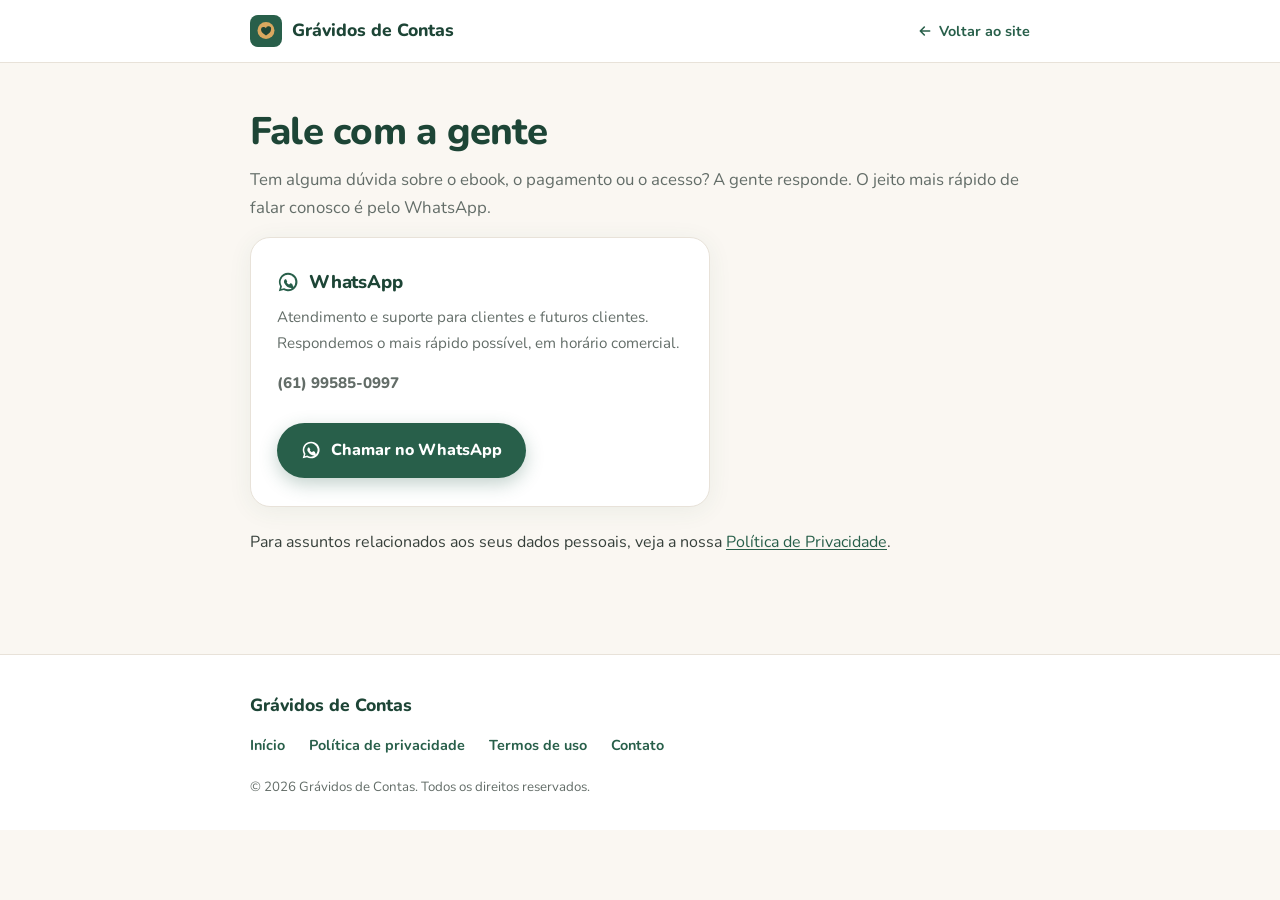
<file: contato.html>
<!DOCTYPE html>
<html lang="pt-BR">
<head>
<meta charset="UTF-8">
<meta name="viewport" content="width=device-width, initial-scale=1">
<title>Contato — Grávidos de Contas</title>
<meta name="description" content="Fale com a equipe do Grávidos de Contas pelo WhatsApp. Tire dúvidas sobre o ebook, o pagamento e o acesso.">
<link rel="icon" href="/favicon.svg" type="image/svg+xml">
<meta name="theme-color" content="#285F4A">
<link rel="preconnect" href="https://fonts.googleapis.com">
<link rel="preconnect" href="https://fonts.gstatic.com" crossorigin>
<link href="https://fonts.googleapis.com/css2?family=Nunito:wght@400;600;700;800&display=swap" rel="stylesheet">
<link rel="stylesheet" href="/pagina.css">
</head>
<body>

<header class="site-header">
  <div class="wrap">
    <a class="brand" href="/">
      <img src="/favicon.svg" alt="" width="32" height="32">
      Grávidos de Contas
    </a>
    <a class="back-link" href="/">
      <svg viewBox="0 0 24 24" fill="none" stroke="currentColor" stroke-width="2.4" stroke-linecap="round" stroke-linejoin="round" aria-hidden="true"><path d="M19 12H5M11 18l-6-6 6-6"/></svg>
      Voltar ao site
    </a>
  </div>
</header>

<main class="page">
  <div class="wrap">
    <h1>Fale com a gente</h1>
    <p class="lead-intro">Tem alguma dúvida sobre o ebook, o pagamento ou o acesso? A gente responde.
      O jeito mais rápido de falar conosco é pelo WhatsApp.</p>

    <div class="contact-card" style="max-width:460px">
      <h2>
        <svg viewBox="0 0 24 24" fill="currentColor" aria-hidden="true"><path d="M12 2a10 10 0 0 0-8.6 15L2 22l5.2-1.4A10 10 0 1 0 12 2Zm0 18a8 8 0 0 1-4.1-1.1l-.3-.2-3 .8.8-2.9-.2-.3A8 8 0 1 1 12 20Zm4.6-5.8c-.2-.1-1.5-.7-1.7-.8-.2-.1-.4-.1-.6.1-.2.3-.6.8-.8 1-.1.1-.3.2-.5.1-.8-.4-1.6-.9-2.3-1.7-.2-.3.2-.5.4-.9.1-.1 0-.3 0-.4 0-.1-.6-1.5-.9-2-.2-.5-.4-.5-.6-.5h-.5c-.2 0-.4.1-.6.3-.7.6-.9 1.5-.9 2.5.1 1.1.9 2.1 1 2.3.1.2 1.7 2.9 4.3 3.9 2.1.8 2.5.7 3 .6.5-.1 1.5-.6 1.7-1.2.2-.6.2-1.1.1-1.2-.1-.1-.2-.1-.4-.2Z"/></svg>
        WhatsApp
      </h2>
      <p>Atendimento e suporte para clientes e futuros clientes. Respondemos o mais rápido possível,
        em horário comercial.</p>
      <p class="contact-num">(61) 99585-0997</p>
      <a class="wa-btn" href="https://wa.me/5561995850997?text=Ol%C3%A1!%20Vim%20pela%20p%C3%A1gina%20do%20Gr%C3%A1vidos%20de%20Contas%20e%20tenho%20uma%20d%C3%BAvida." target="_blank" rel="noopener noreferrer">
        <svg viewBox="0 0 24 24" fill="currentColor" aria-hidden="true"><path d="M12 2a10 10 0 0 0-8.6 15L2 22l5.2-1.4A10 10 0 1 0 12 2Zm0 18a8 8 0 0 1-4.1-1.1l-.3-.2-3 .8.8-2.9-.2-.3A8 8 0 1 1 12 20Zm4.6-5.8c-.2-.1-1.5-.7-1.7-.8-.2-.1-.4-.1-.6.1-.2.3-.6.8-.8 1-.1.1-.3.2-.5.1-.8-.4-1.6-.9-2.3-1.7-.2-.3.2-.5.4-.9.1-.1 0-.3 0-.4 0-.1-.6-1.5-.9-2-.2-.5-.4-.5-.6-.5h-.5c-.2 0-.4.1-.6.3-.7.6-.9 1.5-.9 2.5.1 1.1.9 2.1 1 2.3.1.2 1.7 2.9 4.3 3.9 2.1.8 2.5.7 3 .6.5-.1 1.5-.6 1.7-1.2.2-.6.2-1.1.1-1.2-.1-.1-.2-.1-.4-.2Z"/></svg>
        Chamar no WhatsApp
      </a>
    </div>

    <p style="margin-top:22px">Para assuntos relacionados aos seus dados pessoais, veja a nossa
      <a href="/privacidade">Política de Privacidade</a>.</p>
  </div>
</main>

<footer class="site-footer">
  <div class="wrap">
    <p class="foot-brand">Grávidos de Contas</p>
    <nav class="foot-links" aria-label="Links institucionais">
      <a href="/">Início</a>
      <a href="/privacidade">Política de privacidade</a>
      <a href="/termos">Termos de uso</a>
      <a href="/contato">Contato</a>
    </nav>
    <p class="foot-copy">© 2026 Grávidos de Contas. Todos os direitos reservados.</p>
  </div>
</footer>

</body>
</html>
</file>
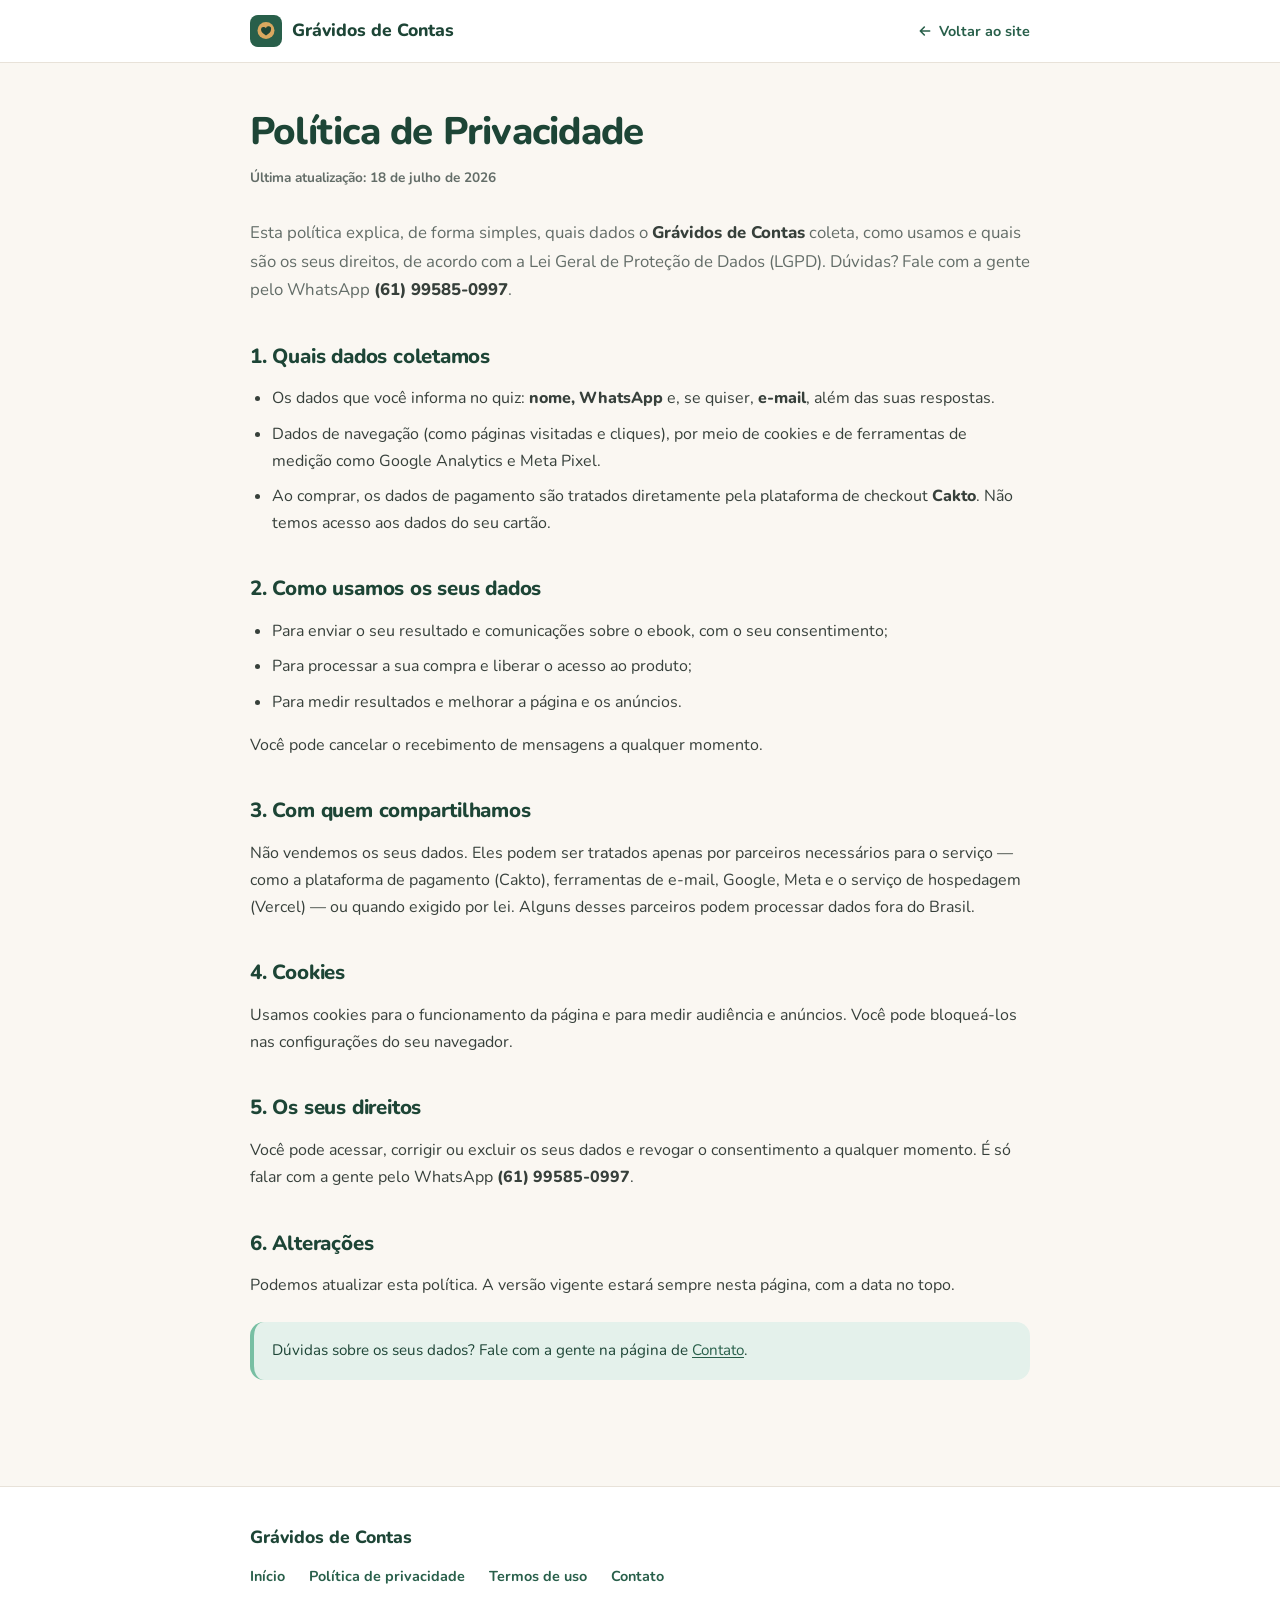
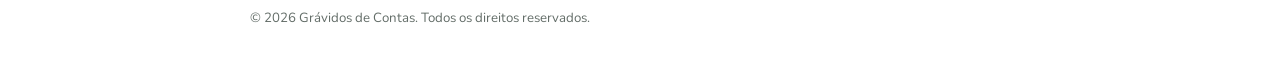
<file: privacidade.html>
<!DOCTYPE html>
<html lang="pt-BR">
<head>
<meta charset="UTF-8">
<meta name="viewport" content="width=device-width, initial-scale=1">
<title>Política de Privacidade — Grávidos de Contas</title>
<meta name="description" content="Como o Grávidos de Contas coleta, usa e protege os seus dados pessoais, de acordo com a LGPD.">
<link rel="icon" href="/favicon.svg" type="image/svg+xml">
<meta name="theme-color" content="#285F4A">
<link rel="preconnect" href="https://fonts.googleapis.com">
<link rel="preconnect" href="https://fonts.gstatic.com" crossorigin>
<link href="https://fonts.googleapis.com/css2?family=Nunito:wght@400;600;700;800&display=swap" rel="stylesheet">
<link rel="stylesheet" href="/pagina.css">
</head>
<!-- Versão enxuta. Se um dia quiser incluir razão social/CNPJ ou um e-mail de
     contato, basta acrescentar no texto. Recomendável revisão jurídica. -->
<body>

<header class="site-header">
  <div class="wrap">
    <a class="brand" href="/">
      <img src="/favicon.svg" alt="" width="32" height="32">
      Grávidos de Contas
    </a>
    <a class="back-link" href="/">
      <svg viewBox="0 0 24 24" fill="none" stroke="currentColor" stroke-width="2.4" stroke-linecap="round" stroke-linejoin="round" aria-hidden="true"><path d="M19 12H5M11 18l-6-6 6-6"/></svg>
      Voltar ao site
    </a>
  </div>
</header>

<main class="page">
  <div class="wrap">
    <h1>Política de Privacidade</h1>
    <p class="updated">Última atualização: 18 de julho de 2026</p>

    <p class="lead-intro">Esta política explica, de forma simples, quais dados o
      <strong>Grávidos de Contas</strong> coleta, como usamos e quais são os seus direitos, de
      acordo com a Lei Geral de Proteção de Dados (LGPD). Dúvidas? Fale com a gente pelo WhatsApp
      <strong>(61) 99585-0997</strong>.</p>

    <h2>1. Quais dados coletamos</h2>
    <ul>
      <li>Os dados que você informa no quiz: <strong>nome, WhatsApp</strong> e, se quiser,
        <strong>e-mail</strong>, além das suas respostas.</li>
      <li>Dados de navegação (como páginas visitadas e cliques), por meio de cookies e de
        ferramentas de medição como Google Analytics e Meta Pixel.</li>
      <li>Ao comprar, os dados de pagamento são tratados diretamente pela plataforma de checkout
        <strong>Cakto</strong>. Não temos acesso aos dados do seu cartão.</li>
    </ul>

    <h2>2. Como usamos os seus dados</h2>
    <ul>
      <li>Para enviar o seu resultado e comunicações sobre o ebook, com o seu consentimento;</li>
      <li>Para processar a sua compra e liberar o acesso ao produto;</li>
      <li>Para medir resultados e melhorar a página e os anúncios.</li>
    </ul>
    <p>Você pode cancelar o recebimento de mensagens a qualquer momento.</p>

    <h2>3. Com quem compartilhamos</h2>
    <p>Não vendemos os seus dados. Eles podem ser tratados apenas por parceiros necessários para o
      serviço — como a plataforma de pagamento (Cakto), ferramentas de e-mail, Google, Meta e o
      serviço de hospedagem (Vercel) — ou quando exigido por lei. Alguns desses parceiros podem
      processar dados fora do Brasil.</p>

    <h2>4. Cookies</h2>
    <p>Usamos cookies para o funcionamento da página e para medir audiência e anúncios. Você pode
      bloqueá-los nas configurações do seu navegador.</p>

    <h2>5. Os seus direitos</h2>
    <p>Você pode acessar, corrigir ou excluir os seus dados e revogar o consentimento a qualquer
      momento. É só falar com a gente pelo WhatsApp <strong>(61) 99585-0997</strong>.</p>

    <h2>6. Alterações</h2>
    <p>Podemos atualizar esta política. A versão vigente estará sempre nesta página, com a data no
      topo.</p>

    <div class="note">
      Dúvidas sobre os seus dados? Fale com a gente na página de <a href="/contato">Contato</a>.
    </div>
  </div>
</main>

<footer class="site-footer">
  <div class="wrap">
    <p class="foot-brand">Grávidos de Contas</p>
    <nav class="foot-links" aria-label="Links institucionais">
      <a href="/">Início</a>
      <a href="/privacidade">Política de privacidade</a>
      <a href="/termos">Termos de uso</a>
      <a href="/contato">Contato</a>
    </nav>
    <p class="foot-copy">© 2026 Grávidos de Contas. Todos os direitos reservados.</p>
  </div>
</footer>

</body>
</html>
</file>
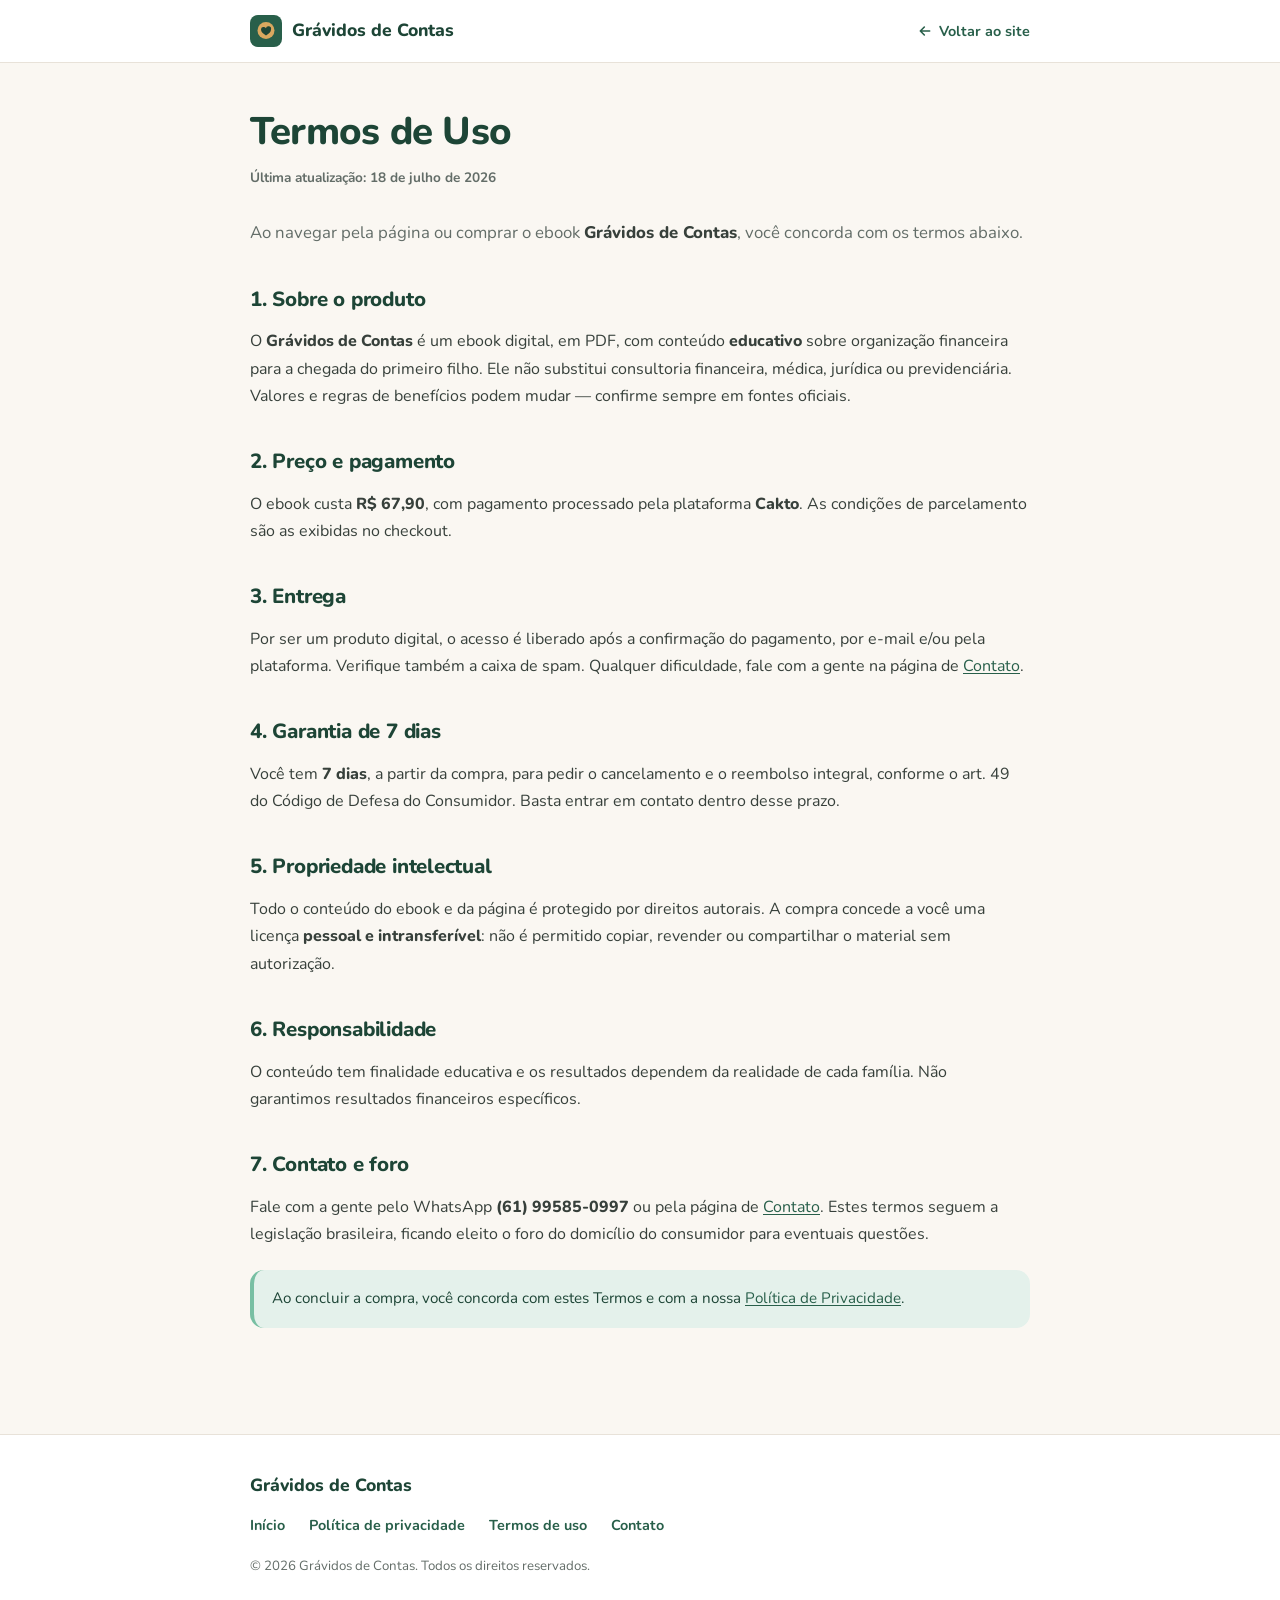
<file: termos.html>
<!DOCTYPE html>
<html lang="pt-BR">
<head>
<meta charset="UTF-8">
<meta name="viewport" content="width=device-width, initial-scale=1">
<title>Termos de Uso — Grávidos de Contas</title>
<meta name="description" content="Termos e condições de uso e de compra do ebook Grávidos de Contas.">
<link rel="icon" href="/favicon.svg" type="image/svg+xml">
<meta name="theme-color" content="#285F4A">
<link rel="preconnect" href="https://fonts.googleapis.com">
<link rel="preconnect" href="https://fonts.gstatic.com" crossorigin>
<link href="https://fonts.googleapis.com/css2?family=Nunito:wght@400;600;700;800&display=swap" rel="stylesheet">
<link rel="stylesheet" href="/pagina.css">
</head>
<!-- Versão enxuta. Se um dia quiser incluir razão social/CNPJ, basta acrescentar
     no texto. Recomendável revisão jurídica. -->
<body>

<header class="site-header">
  <div class="wrap">
    <a class="brand" href="/">
      <img src="/favicon.svg" alt="" width="32" height="32">
      Grávidos de Contas
    </a>
    <a class="back-link" href="/">
      <svg viewBox="0 0 24 24" fill="none" stroke="currentColor" stroke-width="2.4" stroke-linecap="round" stroke-linejoin="round" aria-hidden="true"><path d="M19 12H5M11 18l-6-6 6-6"/></svg>
      Voltar ao site
    </a>
  </div>
</header>

<main class="page">
  <div class="wrap">
    <h1>Termos de Uso</h1>
    <p class="updated">Última atualização: 18 de julho de 2026</p>

    <p class="lead-intro">Ao navegar pela página ou comprar o ebook
      <strong>Grávidos de Contas</strong>, você concorda com os termos abaixo.</p>

    <h2>1. Sobre o produto</h2>
    <p>O <strong>Grávidos de Contas</strong> é um ebook digital, em PDF, com conteúdo
      <strong>educativo</strong> sobre organização financeira para a chegada do primeiro filho. Ele
      não substitui consultoria financeira, médica, jurídica ou previdenciária. Valores e regras de
      benefícios podem mudar — confirme sempre em fontes oficiais.</p>

    <h2>2. Preço e pagamento</h2>
    <p>O ebook custa <strong>R$ 67,90</strong>, com pagamento processado pela plataforma
      <strong>Cakto</strong>. As condições de parcelamento são as exibidas no checkout.</p>

    <h2>3. Entrega</h2>
    <p>Por ser um produto digital, o acesso é liberado após a confirmação do pagamento, por e-mail
      e/ou pela plataforma. Verifique também a caixa de spam. Qualquer dificuldade, fale com a gente
      na página de <a href="/contato">Contato</a>.</p>

    <h2>4. Garantia de 7 dias</h2>
    <p>Você tem <strong>7 dias</strong>, a partir da compra, para pedir o cancelamento e o reembolso
      integral, conforme o art. 49 do Código de Defesa do Consumidor. Basta entrar em contato dentro
      desse prazo.</p>

    <h2>5. Propriedade intelectual</h2>
    <p>Todo o conteúdo do ebook e da página é protegido por direitos autorais. A compra concede a
      você uma licença <strong>pessoal e intransferível</strong>: não é permitido copiar, revender
      ou compartilhar o material sem autorização.</p>

    <h2>6. Responsabilidade</h2>
    <p>O conteúdo tem finalidade educativa e os resultados dependem da realidade de cada família.
      Não garantimos resultados financeiros específicos.</p>

    <h2>7. Contato e foro</h2>
    <p>Fale com a gente pelo WhatsApp <strong>(61) 99585-0997</strong> ou pela página de
      <a href="/contato">Contato</a>. Estes termos seguem a legislação brasileira, ficando eleito o
      foro do domicílio do consumidor para eventuais questões.</p>

    <div class="note">
      Ao concluir a compra, você concorda com estes Termos e com a nossa
      <a href="/privacidade">Política de Privacidade</a>.
    </div>
  </div>
</main>

<footer class="site-footer">
  <div class="wrap">
    <p class="foot-brand">Grávidos de Contas</p>
    <nav class="foot-links" aria-label="Links institucionais">
      <a href="/">Início</a>
      <a href="/privacidade">Política de privacidade</a>
      <a href="/termos">Termos de uso</a>
      <a href="/contato">Contato</a>
    </nav>
    <p class="foot-copy">© 2026 Grávidos de Contas. Todos os direitos reservados.</p>
  </div>
</footer>

</body>
</html>
</file>
<file: pagina.css>
/* =========================================================
   Estilo compartilhado das páginas de conteúdo
   (política de privacidade, termos de uso e contato).
   A página principal (index.html) tem o próprio CSS embutido.
   ========================================================= */
:root{
  --mint:#78BFA3;--mint-soft:#E4F1EB;--green:#285F4A;--green-deep:#1D4536;
  --terracota-cta:#C05130;--brick:#AE4B32;--gold-soft:#FAF0DE;
  --offwhite:#FAF7F2;--text:#37403B;--text-soft:#636D68;--white:#FFFFFF;--line:#E8E2D9;
  --radius:20px;--radius-sm:14px;--shadow:0 4px 24px rgba(40,95,74,.07);--maxw:820px;
}
*{margin:0;padding:0;box-sizing:border-box}
html{scroll-behavior:smooth}
body{
  font-family:'Nunito',system-ui,-apple-system,'Segoe UI',sans-serif;
  background:var(--offwhite);color:var(--text);line-height:1.7;
  -webkit-font-smoothing:antialiased;
}
img,svg{max-width:100%;display:block}
a{color:var(--green);text-decoration:underline;text-underline-offset:2px}
a:hover{color:var(--green-deep)}
:focus-visible{outline:3px solid var(--green);outline-offset:3px;border-radius:6px}
.wrap{width:100%;max-width:var(--maxw);margin:0 auto;padding:0 20px}
@media (prefers-reduced-motion:reduce){html{scroll-behavior:auto}}

/* ---------- Cabeçalho ---------- */
.site-header{background:var(--white);border-bottom:1px solid var(--line)}
.site-header .wrap{display:flex;align-items:center;justify-content:space-between;gap:16px;padding-top:15px;padding-bottom:15px}
.brand{display:flex;align-items:center;gap:10px;text-decoration:none;font-weight:800;color:var(--green-deep);font-size:1.1rem}
.brand:hover{color:var(--green-deep)}
.brand img{width:32px;height:32px;flex:none}
.back-link{font-weight:700;font-size:.9rem;display:inline-flex;align-items:center;gap:6px;text-decoration:none;color:var(--green)}
.back-link:hover{color:var(--green-deep)}
.back-link svg{width:16px;height:16px;flex:none}

/* ---------- Conteúdo ---------- */
.page{padding:46px 0 64px}
.page h1{font-size:clamp(1.7rem,4.5vw,2.4rem);color:var(--green-deep);letter-spacing:-.02em;line-height:1.22;margin-bottom:10px;font-weight:800}
.page .updated{font-size:.85rem;color:var(--text-soft);font-weight:700;margin-bottom:30px}
.page h2{font-size:1.28rem;color:var(--green-deep);margin:34px 0 12px;letter-spacing:-.01em;font-weight:800}
.page h3{font-size:1.05rem;color:var(--green-deep);margin:20px 0 8px;font-weight:800}
.page p{margin-bottom:14px}
.page ul,.page ol{margin:0 0 16px 22px}
.page li{margin-bottom:8px}
.page strong{color:var(--text);font-weight:800}
.lead-intro{font-size:1.05rem;color:var(--text-soft);margin-bottom:8px}

.note{background:var(--mint-soft);border-left:4px solid var(--mint);border-radius:var(--radius-sm);padding:16px 18px;margin:22px 0;font-size:.95rem;color:var(--green-deep)}
.placeholder{background:var(--gold-soft);border-radius:4px;padding:1px 7px;font-weight:800;color:#8A6420;font-size:.92em}

/* ---------- Contato ---------- */
.contact-grid{display:grid;gap:18px;grid-template-columns:1fr;margin-top:6px}
@media(min-width:640px){.contact-grid{grid-template-columns:1fr 1fr}}
.contact-card{background:var(--white);border:1px solid var(--line);border-radius:var(--radius);box-shadow:var(--shadow);padding:28px 26px}
.contact-card h2{margin:0 0 8px;font-size:1.15rem;display:flex;align-items:center;gap:10px}
.contact-card h2 svg{width:22px;height:22px;color:var(--green);flex:none}
.contact-card p{font-size:.95rem;color:var(--text-soft)}
.contact-num{font-weight:800;color:var(--green-deep);font-size:1.2rem;margin:4px 0 2px}
.wa-btn{display:inline-flex;align-items:center;justify-content:center;gap:10px;background:var(--green);color:var(--white);font-weight:800;padding:14px 24px;border-radius:999px;text-decoration:none;margin-top:12px;box-shadow:0 6px 18px rgba(40,95,74,.28);transition:background-color .2s ease}
.wa-btn:hover{background:var(--green-deep);color:var(--white)}
.wa-btn svg{width:20px;height:20px;flex:none}

/* ---------- Rodapé ---------- */
.site-footer{background:var(--white);border-top:1px solid var(--line);padding:36px 0 32px;margin-top:20px}
.foot-brand{font-weight:800;color:var(--green-deep);font-size:1.1rem;margin-bottom:12px}
.foot-links{display:flex;flex-wrap:wrap;gap:8px 24px;font-size:.9rem;font-weight:700;margin-bottom:18px}
.foot-links a{color:var(--green);text-decoration:none}
.foot-links a:hover{text-decoration:underline;text-underline-offset:3px}
.foot-copy{font-size:.83rem;color:var(--text-soft)}
</file>
